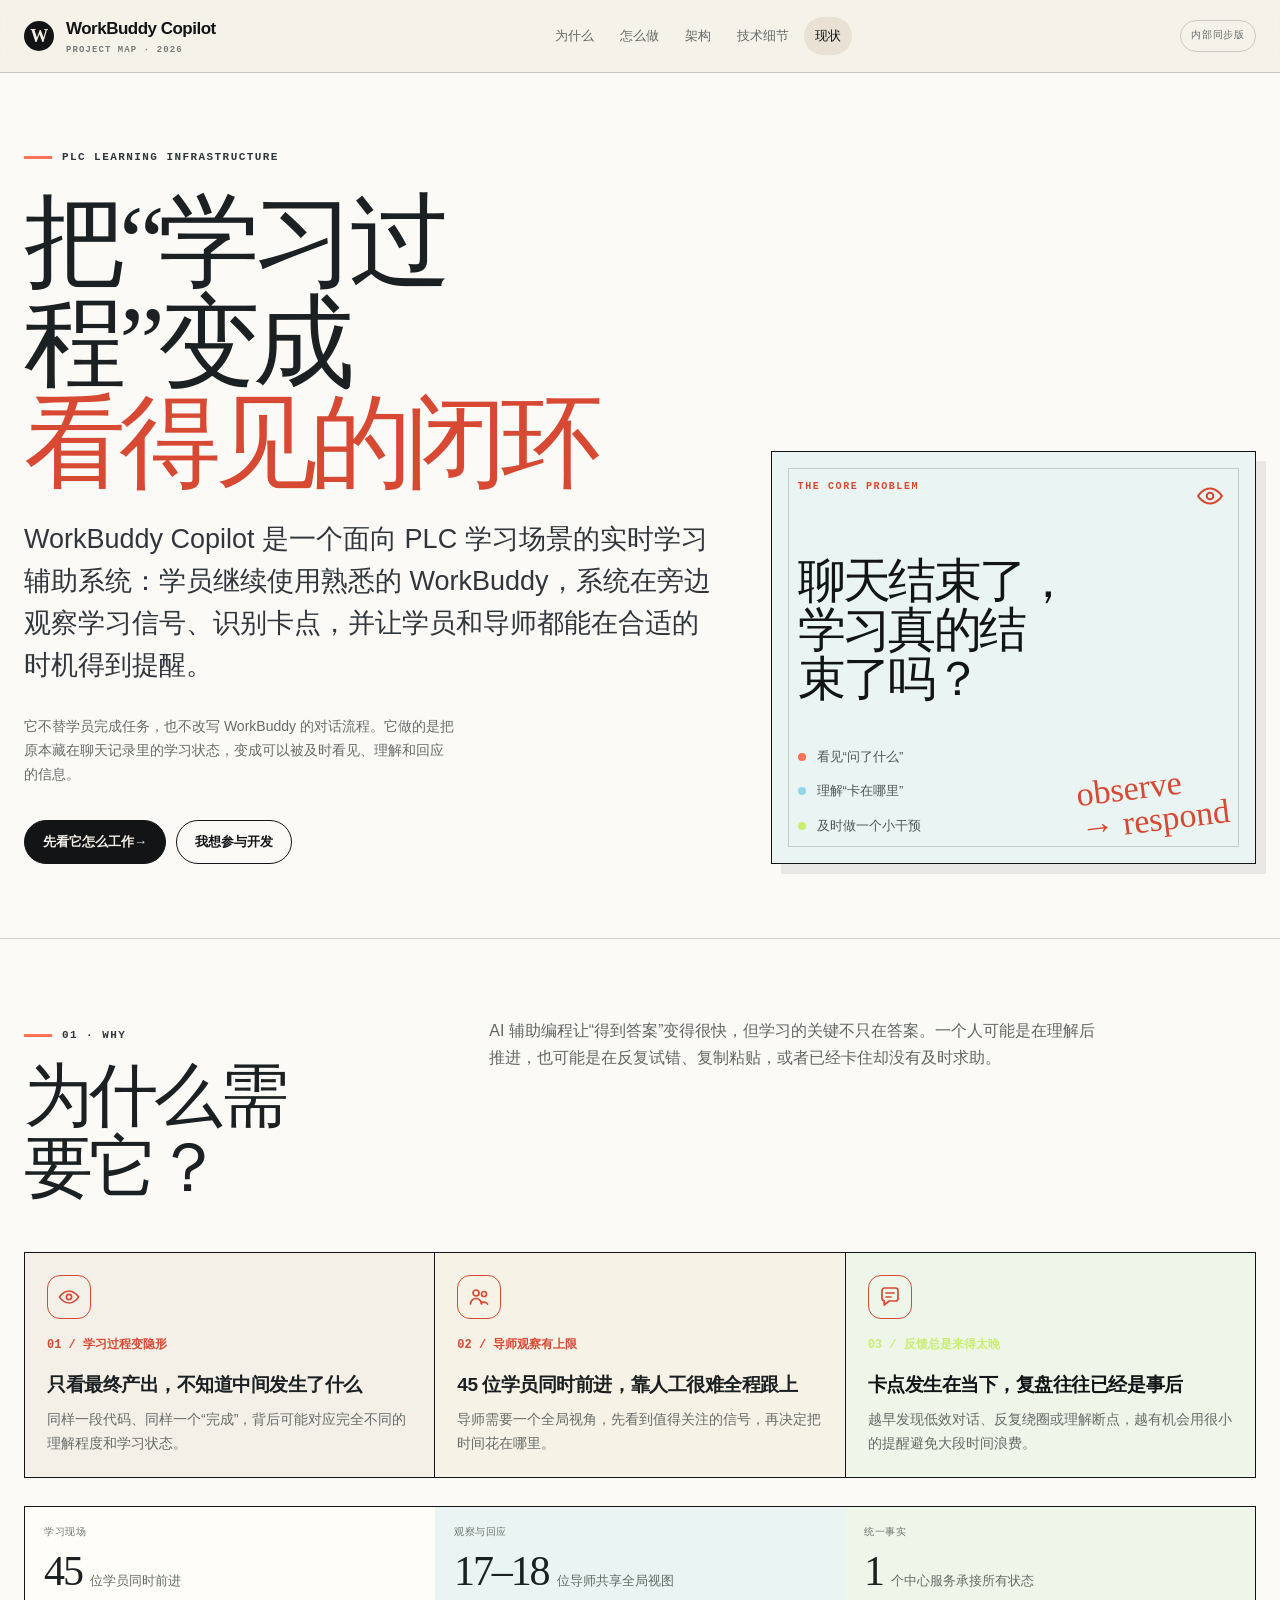
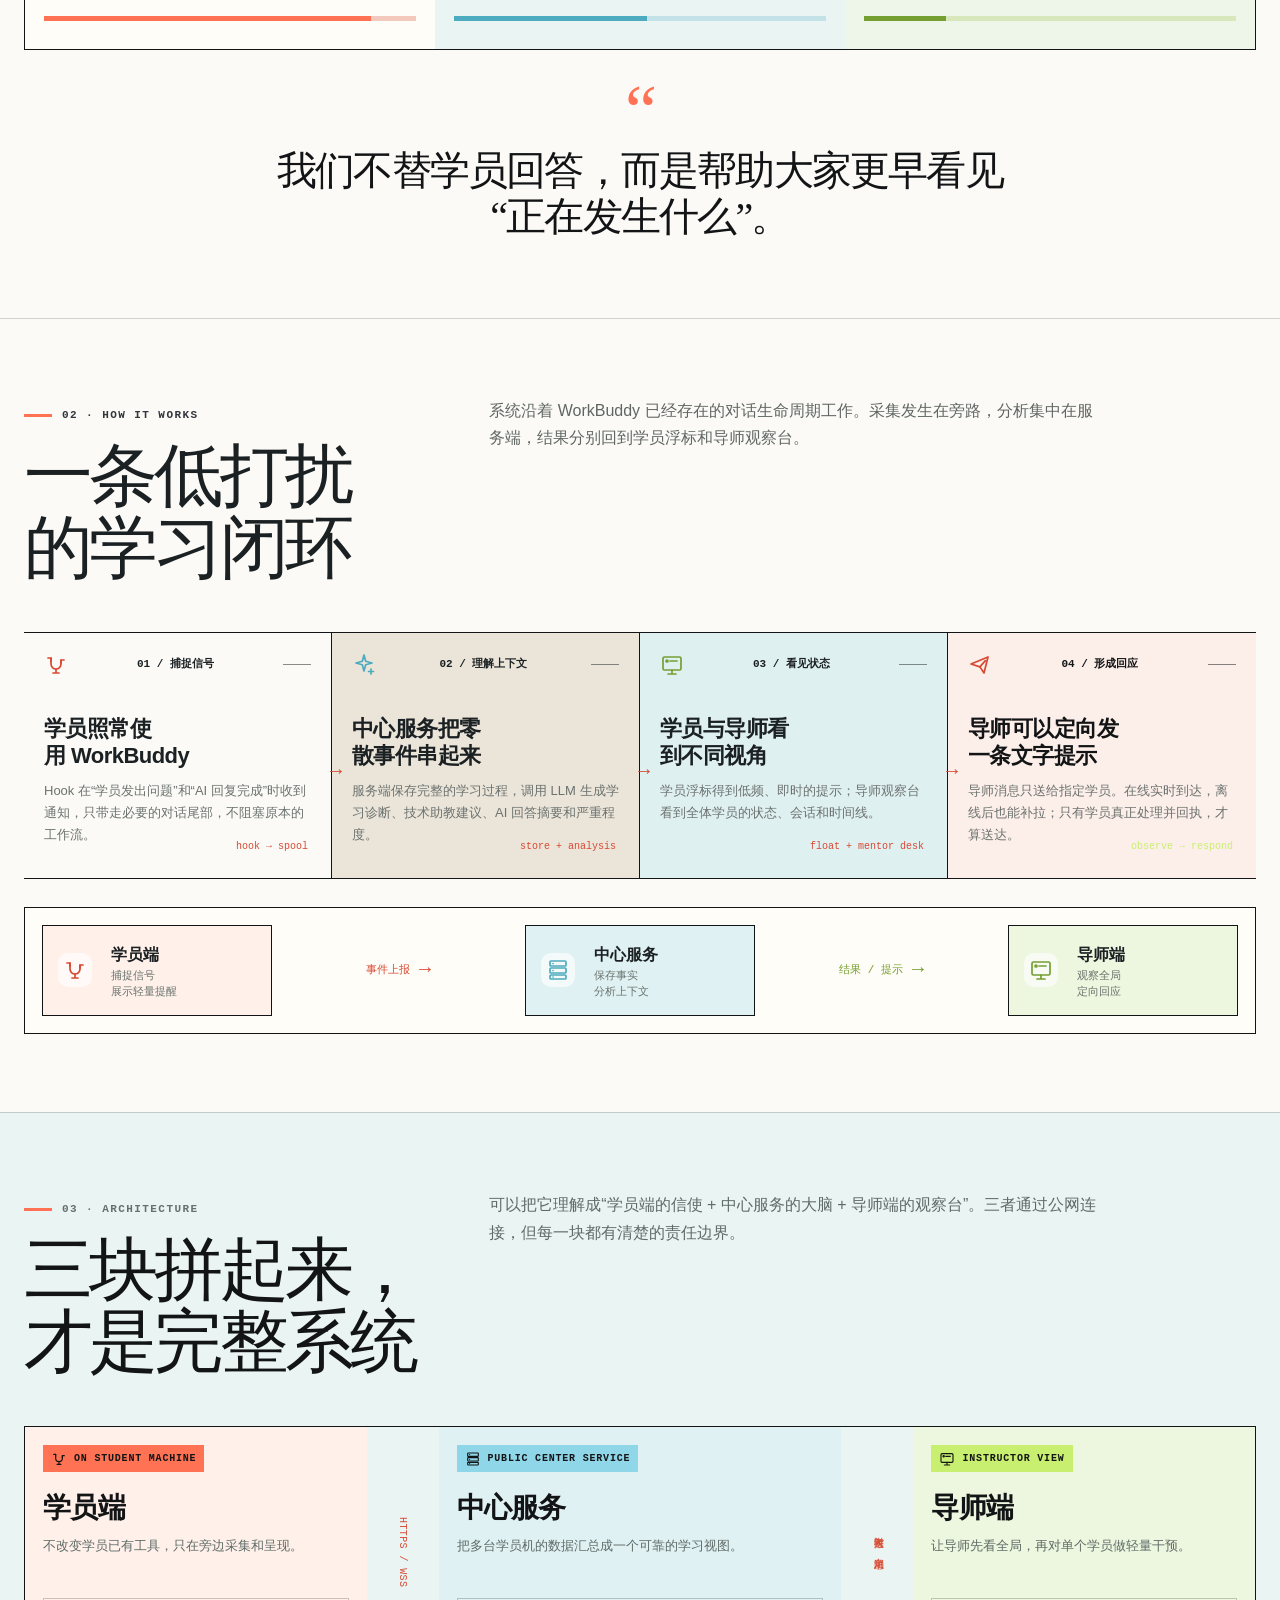
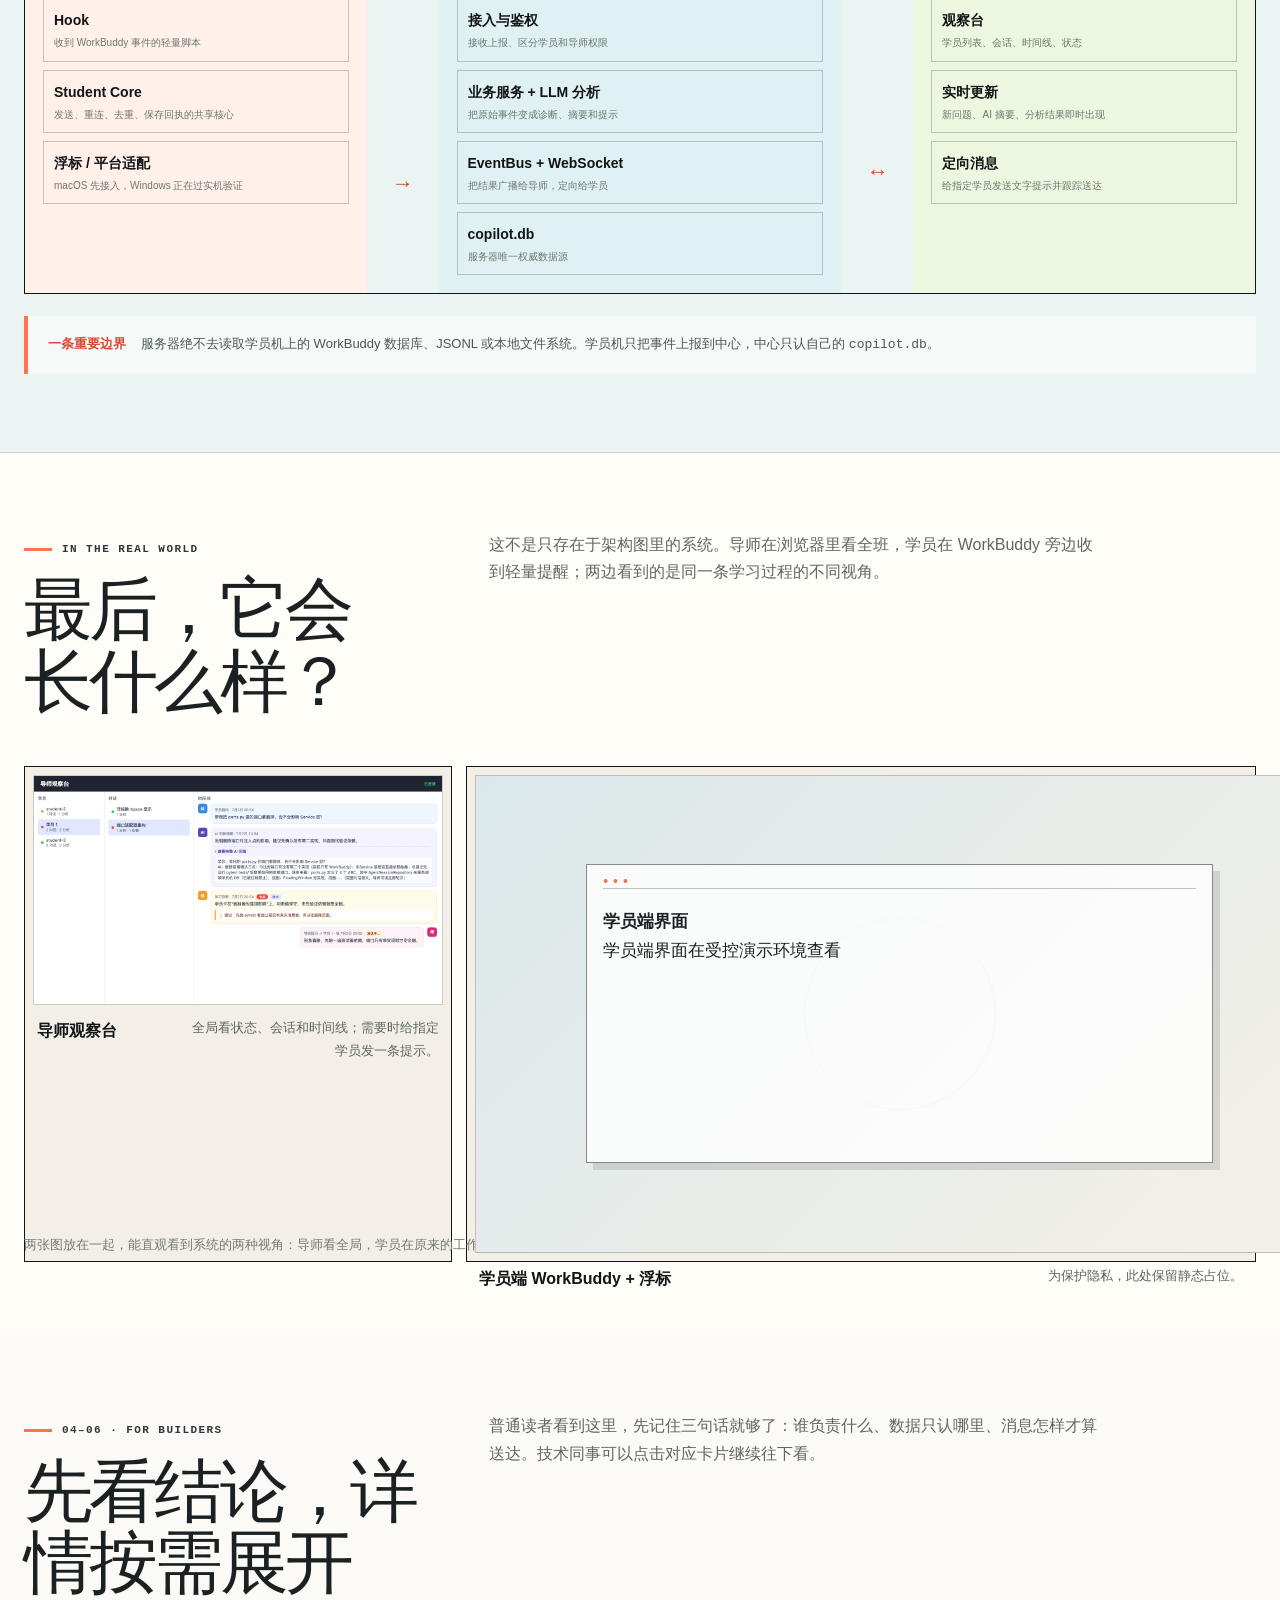
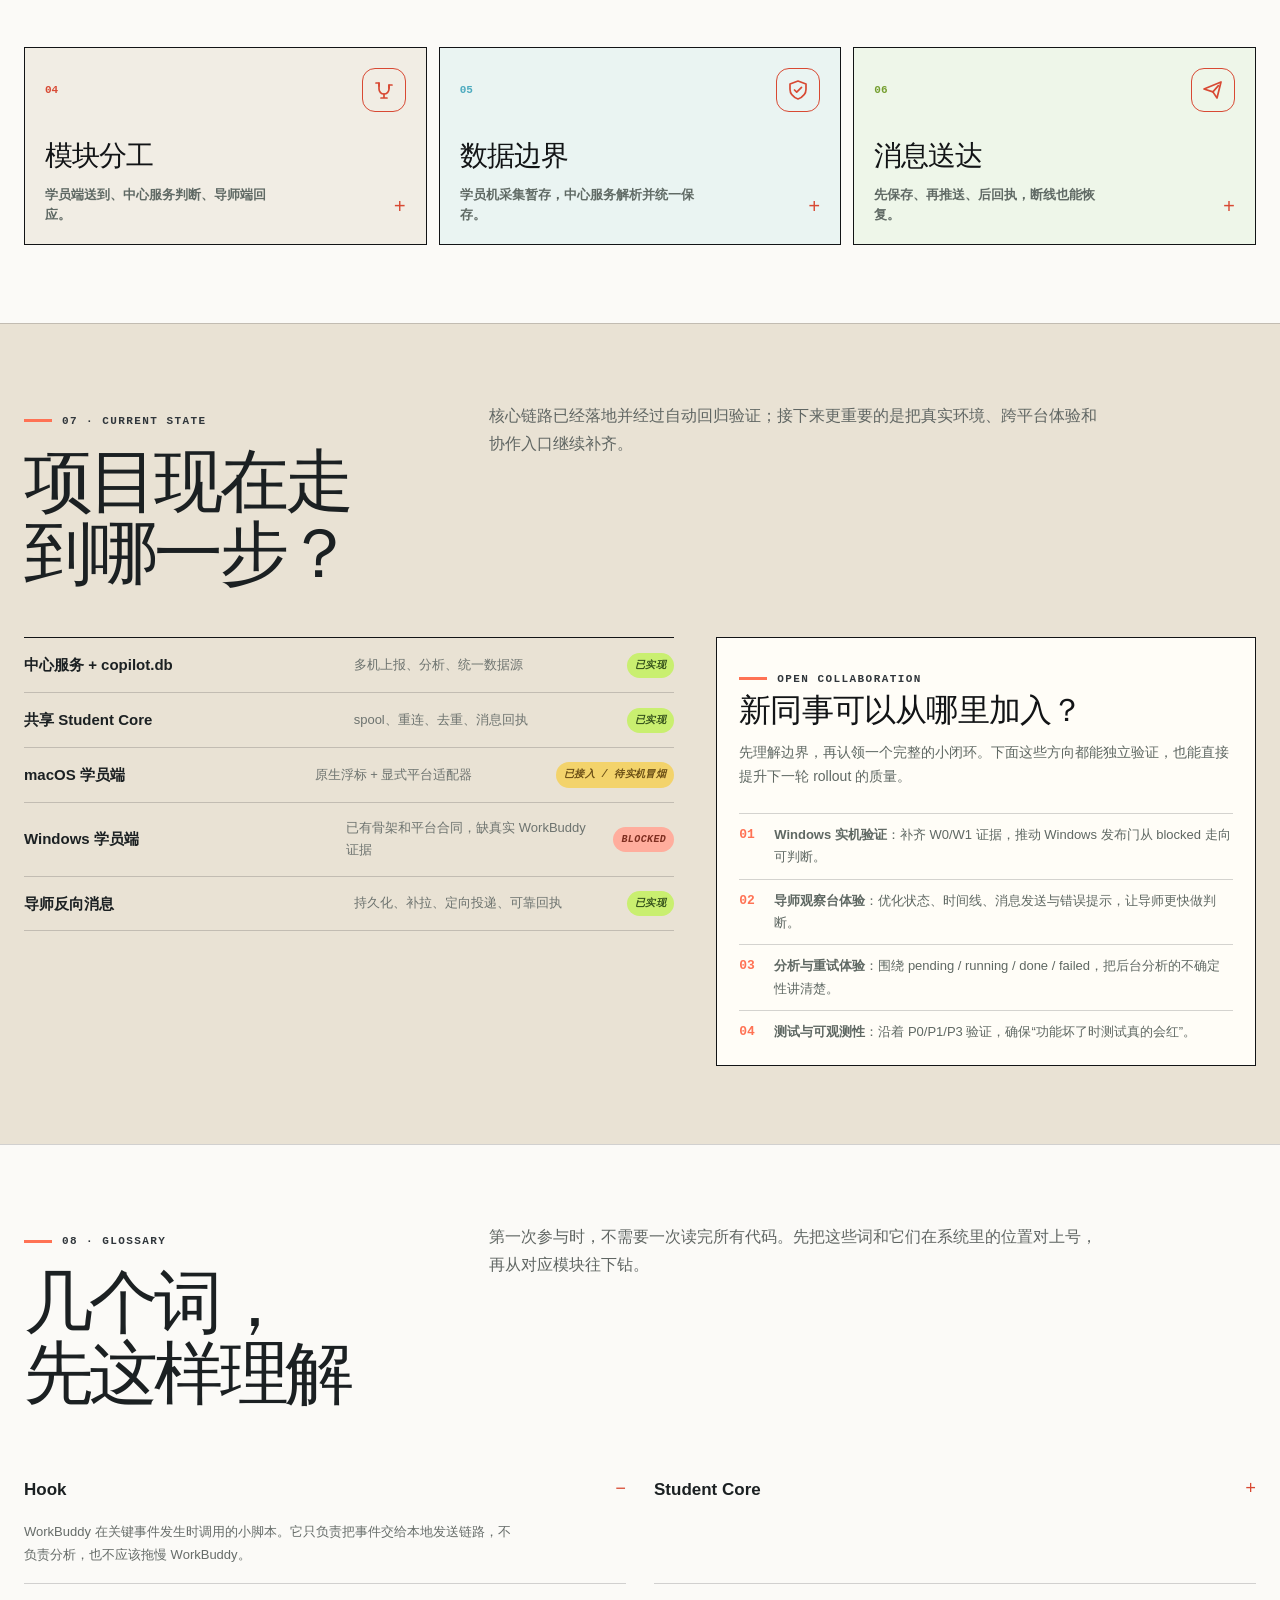
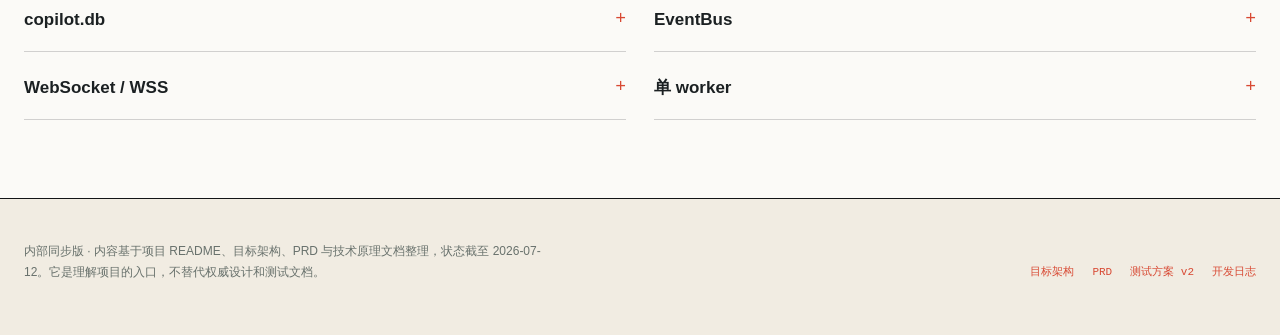
<file: docs/project-overview.html>
<!doctype html>
<html lang="zh-CN">
<head>
  <meta charset="utf-8">
  <meta name="viewport" content="width=device-width, initial-scale=1">
  <meta name="description" content="WorkBuddy Copilot 项目背景、目标、工作方式、模块和架构说明。">
  <title>WorkBuddy Copilot · 项目地图</title>
  <style>
    :root {
      --ink: #121416;
      --ink-soft: #30363b;
      --paper: #f4f0e7;
      --paper-deep: #e9e2d4;
      --line: rgba(18, 20, 22, .18);
      --line-light: rgba(244, 240, 231, .18);
      --orange: #ff7254;
      --orange-deep: #d84933;
      --blue: #8fd6e8;
      --green: #c9ef70;
      --yellow: #f3d36b;
      --muted: #a6aaa7;
      --serif: "Iowan Old Style", "Songti SC", "STSong", Georgia, serif;
      --sans: "Avenir Next", "PingFang SC", "Hiragino Sans GB", "Microsoft YaHei", sans-serif;
      --mono: "SFMono-Regular", "Cascadia Code", "Roboto Mono", monospace;
      --max: 1240px;
    }

    * { box-sizing: border-box; }
    html { scroll-behavior: smooth; }
    body {
      margin: 0;
      color: var(--ink);
      background: var(--paper);
      font-family: var(--sans);
      font-size: 16px;
      line-height: 1.65;
      -webkit-font-smoothing: antialiased;
    }
    body::before {
      position: fixed;
      inset: 0;
      z-index: -2;
      pointer-events: none;
      content: "";
      opacity: .38;
      background-image:
        linear-gradient(rgba(18, 20, 22, .045) 1px, transparent 1px),
        linear-gradient(90deg, rgba(18, 20, 22, .045) 1px, transparent 1px);
      background-size: 32px 32px;
    }
    body::after {
      position: fixed;
      inset: 0;
      z-index: -1;
      pointer-events: none;
      content: "";
      opacity: .08;
      background-image: url("data:image/svg+xml,%3Csvg viewBox='0 0 140 140' xmlns='http://www.w3.org/2000/svg'%3E%3Cfilter id='n'%3E%3CfeTurbulence type='fractalNoise' baseFrequency='.7' numOctaves='3' stitchTiles='stitch'/%3E%3C/filter%3E%3Crect width='100%25' height='100%25' filter='url(%23n)' opacity='.32'/%3E%3C/svg%3E");
      mix-blend-mode: multiply;
    }

    a { color: inherit; }
    button { font: inherit; }
    .wrap { width: min(calc(100% - 48px), var(--max)); margin: 0 auto; }
    .eyebrow {
      display: inline-flex;
      align-items: center;
      gap: 10px;
      color: var(--ink-soft);
      font-family: var(--mono);
      font-size: 11px;
      font-weight: 700;
      letter-spacing: .13em;
      text-transform: uppercase;
    }
    .eyebrow::before {
      width: 28px;
      height: 3px;
      content: "";
      background: var(--orange);
    }
    h1, h2, h3, p { margin-top: 0; }
    h1, h2, h3 { text-wrap: balance; }
    h1 {
      max-width: 850px;
      margin: 24px 0 26px;
      font-family: var(--serif);
      font-size: clamp(48px, 7vw, 96px);
      font-weight: 500;
      letter-spacing: -.065em;
      line-height: .98;
    }
    h1 em { color: var(--orange-deep); font-style: normal; }
    h2 {
      margin: 14px 0 20px;
      font-family: var(--serif);
      font-size: clamp(36px, 5vw, 64px);
      font-weight: 500;
      letter-spacing: -.055em;
      line-height: 1.04;
    }
    h3 {
      margin-bottom: 10px;
      font-size: 21px;
      letter-spacing: -.025em;
      line-height: 1.25;
    }
    .lead {
      max-width: 690px;
      color: var(--ink-soft);
      font-size: clamp(18px, 2.1vw, 24px);
      line-height: 1.55;
    }
    .muted { color: #6f7472; }
    .small { font-size: 13px; }
    .mono { font-family: var(--mono); }

    .site-header {
      position: sticky;
      top: 0;
      z-index: 20;
      border-bottom: 1px solid var(--line);
      background: rgba(244, 240, 231, .86);
      backdrop-filter: blur(16px);
    }
    .header-inner {
      display: flex;
      align-items: center;
      justify-content: space-between;
      min-height: 72px;
      gap: 24px;
    }
    .brand {
      display: flex;
      align-items: center;
      gap: 12px;
      color: var(--ink);
      font-weight: 800;
      letter-spacing: -.03em;
      text-decoration: none;
      white-space: nowrap;
    }
    .brand-mark {
      display: grid;
      width: 30px;
      height: 30px;
      place-items: center;
      border: 2px solid var(--ink);
      border-radius: 50%;
      color: var(--paper);
      background: var(--ink);
      font-family: var(--serif);
      font-size: 18px;
      line-height: 1;
    }
    .brand small {
      display: block;
      color: #777d7a;
      font-family: var(--mono);
      font-size: 9px;
      font-weight: 700;
      letter-spacing: .12em;
      text-transform: uppercase;
    }
    .main-nav { display: flex; gap: 4px; }
    .main-nav a {
      padding: 8px 11px;
      color: #656b68;
      border-radius: 999px;
      font-size: 13px;
      text-decoration: none;
      transition: color .2s ease, background .2s ease;
    }
    .main-nav a:hover, .main-nav a.active { color: var(--ink); background: var(--paper-deep); }
    .header-tag {
      padding: 6px 10px;
      border: 1px solid var(--line);
      border-radius: 999px;
      color: #676d6a;
      font-family: var(--mono);
      font-size: 10px;
      letter-spacing: .08em;
      white-space: nowrap;
    }

    .hero {
      position: relative;
      display: grid;
      grid-template-columns: minmax(0, 1.18fr) minmax(300px, .82fr);
      align-items: end;
      gap: 70px;
      min-height: 690px;
      padding: 112px 0 100px;
    }
    .hero::after {
      position: absolute;
      right: -4vw;
      bottom: -80px;
      width: 330px;
      height: 330px;
      border: 1px solid rgba(18, 20, 22, .15);
      border-radius: 50%;
      content: "";
      opacity: .65;
    }
    .hero-copy { position: relative; z-index: 1; }
    .hero-note {
      max-width: 430px;
      margin: 0 0 30px;
      color: #666c69;
      font-size: 14px;
    }
    .hero-actions { display: flex; flex-wrap: wrap; gap: 10px; margin-top: 34px; }
    .button {
      display: inline-flex;
      align-items: center;
      justify-content: center;
      min-height: 44px;
      padding: 0 18px;
      border: 1px solid var(--ink);
      border-radius: 999px;
      color: var(--paper);
      background: var(--ink);
      font-size: 13px;
      font-weight: 800;
      text-decoration: none;
      transition: transform .2s ease, box-shadow .2s ease, background .2s ease;
    }
    .button:hover { transform: translateY(-2px); box-shadow: 5px 5px 0 var(--orange); }
    .button.alt { color: var(--ink); background: transparent; }
    .hero-board {
      position: relative;
      min-height: 410px;
      padding: 30px;
      overflow: hidden;
      border: 1px solid var(--ink);
      background: var(--ink);
      color: var(--paper);
      box-shadow: 16px 16px 0 rgba(18, 20, 22, .13);
      transform: rotate(1.5deg);
    }
    .hero-board::before {
      position: absolute;
      inset: 16px;
      border: 1px solid var(--line-light);
      content: "";
    }
    .board-label {
      position: relative;
      z-index: 1;
      color: var(--green);
      font-family: var(--mono);
      font-size: 10px;
      font-weight: 700;
      letter-spacing: .16em;
    }
    .hero-board h2 {
      position: relative;
      z-index: 1;
      max-width: 340px;
      margin-top: 80px;
      color: var(--paper);
      font-size: clamp(32px, 4vw, 54px);
      line-height: 1.02;
    }
    .signal-list { position: relative; z-index: 1; display: grid; gap: 12px; margin-top: 42px; }
    .signal {
      display: flex;
      align-items: center;
      gap: 11px;
      color: #c8cbc6;
      font-size: 13px;
    }
    .signal::before { width: 8px; height: 8px; border-radius: 50%; content: ""; background: var(--orange); }
    .signal:nth-child(2)::before { background: var(--blue); }
    .signal:nth-child(3)::before { background: var(--green); }
    .board-stamp {
      position: absolute;
      right: 27px;
      bottom: 26px;
      color: var(--yellow);
      font-family: var(--serif);
      font-size: 34px;
      line-height: 1;
      transform: rotate(-7deg);
    }

    .section { padding: 126px 0; border-top: 1px solid var(--line); }
    .section-head { display: grid; grid-template-columns: minmax(260px, .72fr) minmax(0, 1.28fr); gap: 70px; align-items: start; margin-bottom: 58px; }
    .section-head p { max-width: 610px; color: #606663; font-size: 17px; }
    .section-kicker { color: #757a77; font-family: var(--mono); font-size: 12px; letter-spacing: .08em; }
    .why-grid { display: grid; grid-template-columns: repeat(3, 1fr); gap: 1px; border: 1px solid var(--ink); background: var(--ink); }
    .why-card { min-height: 245px; padding: 26px; background: var(--paper); }
    .why-card:nth-child(2) { background: var(--paper-deep); }
    .why-card:nth-child(3) { color: var(--paper); background: var(--ink); }
    .number { margin-bottom: 42px; color: var(--orange-deep); font-family: var(--mono); font-size: 12px; font-weight: 700; }
    .why-card:nth-child(3) .number { color: var(--green); }
    .why-card p { margin-bottom: 0; color: #666c69; font-size: 14px; }
    .why-card:nth-child(3) p { color: #bec1bc; }
    .pull-quote {
      max-width: 760px;
      margin: 68px auto 0;
      color: var(--ink);
      font-family: var(--serif);
      font-size: clamp(28px, 4vw, 48px);
      letter-spacing: -.045em;
      line-height: 1.15;
      text-align: center;
    }
    .pull-quote::before { display: block; margin-bottom: 20px; color: var(--orange); content: "“"; font-size: 72px; line-height: .45; }

    .flow {
      display: grid;
      grid-template-columns: repeat(4, 1fr);
      gap: 0;
      border-top: 1px solid var(--ink);
      border-bottom: 1px solid var(--ink);
    }
    .flow-step { position: relative; min-height: 310px; padding: 25px 23px 26px; border-right: 1px solid var(--ink); }
    .flow-step:last-child { border-right: 0; background: var(--ink); color: var(--paper); }
    .flow-step:nth-child(2) { background: #eae4d9; }
    .flow-step:nth-child(3) { background: #dff0f1; }
    .step-no { display: flex; align-items: center; justify-content: space-between; margin-bottom: 62px; font-family: var(--mono); font-size: 11px; font-weight: 700; }
    .step-no::after { width: 28px; height: 1px; content: ""; background: currentColor; opacity: .5; }
    .flow-step h3 { max-width: 180px; font-size: 25px; }
    .flow-step p { margin-bottom: 0; color: #6c726f; font-size: 13px; }
    .flow-step:last-child p { color: #c5c8c4; }
    .step-tag { position: absolute; right: 23px; bottom: 23px; color: var(--orange-deep); font-family: var(--mono); font-size: 10px; }
    .flow-step:last-child .step-tag { color: var(--green); }

    .architecture { background: var(--ink); color: var(--paper); }
    .architecture .eyebrow { color: #bdc1bb; }
    .architecture h2 { color: var(--paper); }
    .architecture .section-head p { color: #b3b7b2; }
    .arch-map {
      display: grid;
      grid-template-columns: 1fr 72px 1.18fr 72px 1fr;
      align-items: stretch;
      min-height: 410px;
      border: 1px solid rgba(244,240,231,.48);
    }
    .arch-column { padding: 25px; }
    .arch-column.student { background: rgba(255, 114, 84, .12); }
    .arch-column.center { background: rgba(143, 214, 232, .13); }
    .arch-column.mentor { background: rgba(201, 239, 112, .12); }
    .arch-type { display: inline-block; margin-bottom: 18px; padding: 5px 8px; color: var(--ink); background: var(--orange); font-family: var(--mono); font-size: 10px; font-weight: 700; letter-spacing: .08em; }
    .center .arch-type { background: var(--blue); }
    .mentor .arch-type { background: var(--green); }
    .arch-column h3 { color: var(--paper); font-size: 28px; }
    .arch-column p { min-height: 70px; color: #bec2bd; font-size: 13px; }
    .arch-parts { display: grid; gap: 8px; }
    .arch-part { padding: 11px 12px; border: 1px solid rgba(244,240,231,.25); color: #e6e5dc; font-size: 13px; }
    .arch-part strong { display: block; margin-bottom: 2px; color: var(--paper); font-size: 14px; }
    .arch-part span { display: block; color: #aab0aa; font-size: 11px; }
    .arch-arrow { display: grid; place-items: center; color: var(--yellow); font-family: var(--mono); font-size: 22px; }
    .arch-arrow span { display: block; font-size: 10px; letter-spacing: .04em; writing-mode: vertical-rl; }
    .arch-note { display: flex; gap: 15px; margin-top: 22px; padding: 17px 20px; border-left: 4px solid var(--green); color: #c7cbc4; background: rgba(244,240,231,.07); font-size: 13px; }
    .arch-note strong { color: var(--green); white-space: nowrap; }

    .module-grid { display: grid; grid-template-columns: repeat(3, 1fr); gap: 18px; }
    .module-card { position: relative; display: flex; flex-direction: column; min-height: 365px; padding: 25px; border: 1px solid var(--ink); background: rgba(244,240,231,.58); }
    .module-card:nth-child(2) { background: var(--paper-deep); }
    .module-card:nth-child(3) { background: #e1efdc; }
    .module-card h3 { margin-top: 54px; font-family: var(--serif); font-size: 34px; font-weight: 500; letter-spacing: -.04em; }
    .module-card p { color: #646b67; font-size: 14px; }
    .module-card ul { margin: auto 0 0; padding: 18px 0 0; border-top: 1px solid var(--line); list-style: none; }
    .module-card li { position: relative; padding-left: 17px; color: #555c58; font-size: 13px; }
    .module-card li + li { margin-top: 8px; }
    .module-card li::before { position: absolute; top: .62em; left: 0; width: 6px; height: 6px; border-radius: 50%; content: ""; background: var(--orange); }
    .module-card:nth-child(2) li::before { background: #4dabbf; }
    .module-card:nth-child(3) li::before { background: #759f30; }
    .module-icon { position: absolute; top: 23px; right: 25px; width: 40px; height: 40px; border: 1px solid var(--ink); border-radius: 50%; }
    .module-icon::before, .module-icon::after { position: absolute; content: ""; background: var(--ink); }
    .module-icon::before { top: 19px; left: 9px; width: 20px; height: 1px; }
    .module-icon::after { top: 9px; left: 19px; width: 1px; height: 20px; }

    .boundary-grid { display: grid; grid-template-columns: 1fr 1fr; border: 1px solid var(--ink); }
    .boundary-col { padding: 28px; }
    .boundary-col:first-child { border-right: 1px solid var(--ink); background: #eae4d9; }
    .boundary-col:last-child { background: var(--ink); color: var(--paper); }
    .boundary-col h3 { font-size: 24px; }
    .boundary-col p { color: #656b68; font-size: 14px; }
    .boundary-col:last-child p { color: #b9beb9; }
    .boundary-list { display: grid; gap: 10px; margin: 25px 0 0; }
    .boundary-row { display: flex; gap: 12px; padding-top: 10px; border-top: 1px solid var(--line); font-size: 13px; }
    .boundary-col:last-child .boundary-row { border-color: rgba(244,240,231,.2); }
    .boundary-row b { min-width: 92px; color: var(--orange-deep); }
    .boundary-col:last-child .boundary-row b { color: var(--green); }
    .boundary-row span { color: #676d69; }
    .boundary-col:last-child .boundary-row span { color: #c2c7c1; }
    .source-of-truth { display: flex; align-items: center; gap: 12px; margin-top: 28px; padding: 15px; color: var(--ink); background: var(--blue); font-size: 13px; font-weight: 700; }
    .source-of-truth::before { width: 10px; height: 10px; border-radius: 50%; content: ""; background: var(--ink); }

    .receipt { background: #e7f0d5; }
    .receipt .section-head { margin-bottom: 48px; }
    .receipt-track { display: grid; grid-template-columns: repeat(4, 1fr); border-left: 1px solid var(--ink); border-top: 1px solid var(--ink); }
    .receipt-step { min-height: 200px; padding: 20px; border-right: 1px solid var(--ink); border-bottom: 1px solid var(--ink); }
    .receipt-step:nth-child(4) { background: var(--green); }
    .receipt-step .step-no { margin-bottom: 34px; }
    .receipt-step h3 { font-size: 18px; }
    .receipt-step p { color: #616b5d; font-size: 13px; }
    .receipt-caption { margin-top: 20px; color: #5f6b5b; font-family: var(--mono); font-size: 11px; }

    .status-section { background: var(--paper-deep); }
    .status-layout { display: grid; grid-template-columns: minmax(0, 1fr) minmax(300px, .83fr); gap: 70px; align-items: start; }
    .status-list { border-top: 1px solid var(--ink); }
    .status-row { display: grid; grid-template-columns: 1.1fr .9fr auto; align-items: center; gap: 20px; padding: 18px 0; border-bottom: 1px solid var(--line); }
    .status-row strong { font-size: 15px; }
    .status-row span { color: #6d736f; font-size: 13px; }
    .status-pill { justify-self: end; padding: 4px 8px; border-radius: 999px; font-family: var(--mono); font-size: 10px; font-weight: 700; letter-spacing: .04em; }
    .status-pill.done { color: #36531c; background: var(--green); }
    .status-pill.partial { color: #6b4f16; background: var(--yellow); }
    .status-pill.blocked { color: #7e2e20; background: #ffad9d; }
    .join-box { padding: 27px; border: 1px solid var(--ink); color: var(--paper); background: var(--ink); }
    .join-box h3 { color: var(--green); font-family: var(--serif); font-size: 32px; font-weight: 500; }
    .join-box p { color: #c4c8c3; font-size: 14px; }
    .join-list { display: grid; gap: 10px; margin-top: 25px; }
    .join-item { display: grid; grid-template-columns: 25px 1fr; gap: 10px; padding-top: 10px; border-top: 1px solid rgba(244,240,231,.18); color: #e8e8df; font-size: 13px; }
    .join-item b { color: var(--orange); font-family: var(--mono); }

    .glossary-grid { display: grid; grid-template-columns: 1fr 1fr; gap: 12px 32px; }
    details { border-bottom: 1px solid var(--line); }
    summary { display: flex; align-items: center; justify-content: space-between; gap: 15px; padding: 16px 0; cursor: pointer; list-style: none; font-weight: 800; }
    summary::-webkit-details-marker { display: none; }
    summary::after { content: "+"; color: var(--orange-deep); font-family: var(--mono); font-size: 18px; font-weight: 400; }
    details[open] summary::after { content: "−"; }
    details p { max-width: 520px; padding: 0 30px 17px 0; margin-bottom: 0; color: #666c69; font-size: 13px; }

    .site-footer { padding: 42px 0 54px; border-top: 1px solid var(--ink); background: var(--ink); color: var(--paper); }
    .footer-inner { display: flex; align-items: end; justify-content: space-between; gap: 30px; }
    .footer-inner p { max-width: 540px; margin-bottom: 0; color: #aeb4ae; font-size: 12px; }
    .footer-links { display: flex; flex-wrap: wrap; gap: 10px 18px; justify-content: flex-end; }
    .footer-links a { color: var(--green); font-family: var(--mono); font-size: 11px; text-decoration: none; }
    .footer-links a:hover { text-decoration: underline; }

    .reading-line { position: fixed; top: 0; left: 0; z-index: 30; width: 0; height: 3px; background: var(--orange); transition: width .1s linear; }
    .fade-in { opacity: 1; transform: none; }
    @keyframes rise { from { opacity: 0; transform: translateY(16px); } to { opacity: 1; transform: translateY(0); } }

    /* Revision: lighter, simpler, more visual sync page */
    .svg-sprite { position: absolute; width: 0; height: 0; overflow: hidden; }
    .icon { width: 24px; height: 24px; fill: none; stroke: currentColor; stroke-linecap: round; stroke-linejoin: round; stroke-width: 1.7; }
    .icon-badge { display: grid; width: 44px; height: 44px; place-items: center; border: 1px solid currentColor; border-radius: 13px; color: var(--orange-deep); }
    body { background: #fbfaf7; color: #1b2022; font-size: 17px; line-height: 1.72; }
    body::before, body::after { display: none; }
    h1 { font-size: clamp(56px, 8vw, 108px); }
    h2 { font-size: clamp(41px, 5.4vw, 70px); }
    .lead { font-size: clamp(20px, 2.25vw, 27px); }
    .hero { min-height: 650px; padding-top: 90px; }
    .hero-board { background: #eaf4f2; color: var(--ink); box-shadow: 10px 10px 0 rgba(18, 20, 22, .08); }
    .hero-board::before { border-color: rgba(18, 20, 22, .18); }
    .hero-board h2 { color: var(--ink); }
    .board-label { color: var(--orange-deep); }
    .signal { color: #4e5754; }
    .board-stamp { color: var(--orange-deep); }
    .hero-icon { position: absolute; right: 30px; top: 29px; width: 30px; height: 30px; color: var(--orange-deep); }
    .section { padding: 104px 0; }
    .section-head { gap: 48px; margin-bottom: 48px; }
    .why-card { padding: 28px; }
    .why-card:nth-child(2) { background: #f7f2e6; }
    .why-card:nth-child(3) { color: var(--ink); background: #eef6e9; }
    .why-card:nth-child(3) h3 { color: var(--ink); }
    .why-card:nth-child(3) p { color: #666c69; }
    .why-card .icon-badge { margin-bottom: 23px; }
    .why-card .number { margin-bottom: 18px; }
    .flow-step { min-height: 285px; }
    .flow-step:last-child { color: var(--ink); background: #fceee8; }
    .flow-step:last-child p { color: #6c726f; }
    .flow-step .step-no { align-items: center; gap: 12px; }
    .flow-step .step-icon { color: var(--orange-deep); }
    .flow-step:nth-child(2) .step-icon { color: #4dabbf; }
    .flow-step:nth-child(3) .step-icon { color: #759f30; }
    .flow-step:nth-child(4) .step-icon { color: #d84933; }
    .flow-step:not(:last-child)::after { position: absolute; top: 50%; right: -11px; z-index: 2; color: var(--orange-deep); content: "→"; font-family: var(--mono); font-size: 20px; }

    .architecture { color: var(--ink); background: #eaf4f2; }
    .architecture .eyebrow { color: #65716d; }
    .architecture h2 { color: var(--ink); }
    .architecture .section-head p { color: #5f6b67; }
    .arch-map { border-color: var(--ink); }
    .arch-type { display: inline-flex; align-items: center; gap: 7px; }
    .arch-type .icon { width: 16px; height: 16px; }
    .arch-column.student { background: #fff0ea; }
    .arch-column.center { background: #e0f1f3; }
    .arch-column.mentor { background: #edf6df; }
    .arch-type { color: var(--ink); }
    .arch-column h3 { color: var(--ink); }
    .arch-column p { color: #5f6b67; }
    .arch-part { border-color: rgba(18, 20, 22, .22); color: #4c5551; }
    .arch-part strong { color: var(--ink); }
    .arch-part span { color: #6d7671; }
    .arch-arrow { color: var(--orange-deep); }
    .arch-note { border-left-color: var(--orange); color: #4d5854; background: rgba(255,255,255,.52); }
    .arch-note strong { color: var(--orange-deep); }

    .proof { background: #fffdf8; }
    .proof-grid { display: grid; grid-template-columns: 1.12fr .88fr; gap: 22px; }
    .screen-card { margin: 0; padding: 12px; border: 1px solid var(--ink); background: #f3efe7; }
    .screen-frame { overflow: hidden; border: 1px solid rgba(18,20,22,.22); background: white; aspect-ratio: 16 / 9; }
    .screen-frame img { display: block; width: 100%; height: 100%; object-fit: cover; object-position: top left; }
    .screen-card figcaption { display: flex; justify-content: space-between; gap: 18px; padding: 17px 5px 7px; color: #5c6661; font-size: 13px; }
    .screen-card figcaption strong { color: var(--ink); font-size: 16px; }
    .screen-card figcaption span { max-width: 250px; text-align: right; }
    .floating-demo { position: relative; display: grid; height: 100%; place-items: center; overflow: hidden; background: linear-gradient(135deg, #dbe8eb, #f4f0e7); }
    .floating-demo::before { position: absolute; width: 190px; height: 190px; border: 1px solid rgba(18,20,22,.13); border-radius: 50%; content: ""; }
    .fake-workbuddy { position: relative; width: 74%; min-height: 63%; padding: 16px; border: 1px solid #7f8a8b; background: rgba(255,255,255,.82); box-shadow: 7px 7px 0 rgba(18,20,22,.12); }
    .fake-workbuddy::before { display: block; width: 100%; height: 7px; margin-bottom: 18px; border-bottom: 1px solid #bcc4c2; content: "•••"; color: #e2775e; font-size: 14px; line-height: 0; letter-spacing: 5px; }
    .fake-line { height: 8px; margin: 11px 0; background: #d8e0df; }
    .fake-line.short { width: 55%; }
    .float-bubble { position: absolute; right: 9%; bottom: 19%; display: grid; width: 106px; height: 106px; padding: 12px; place-items: center; border: 2px solid var(--ink); border-radius: 28px 28px 8px 28px; color: var(--ink); background: var(--green); box-shadow: 5px 5px 0 rgba(18,20,22,.16); font-size: 12px; font-weight: 800; line-height: 1.25; text-align: center; transform: rotate(4deg); }
    .float-bubble::before { position: absolute; right: 15px; bottom: -14px; width: 16px; height: 18px; border-right: 2px solid var(--ink); border-bottom: 2px solid var(--ink); background: var(--green); content: ""; transform: skew(22deg) rotate(18deg); }
    .proof-note { margin: 25px 0 0; color: #727a76; font-size: 13px; }

    .tech-drawer { padding: 0 0 104px; background: #fbfaf7; }
    .tech-details { border: 1px solid var(--ink); background: #f1ede4; }
    .tech-details > summary { padding: 26px 30px; color: var(--ink); }
    .tech-details > summary::after { display: none; }
    .tech-summary { display: flex; align-items: center; gap: 14px; }
    .tech-summary .icon-badge { color: var(--ink); border-color: var(--ink); }
    .tech-summary strong { display: block; font-size: 19px; }
    .tech-summary span { display: block; color: #6c746f; font-size: 13px; font-weight: 400; }
    .tech-chevron { margin-left: auto; color: var(--orange-deep); font-family: var(--mono); font-size: 22px; font-weight: 400; }
    .tech-details[open] > summary { border-bottom: 1px solid var(--ink); }
    .tech-details[open] .tech-chevron { transform: rotate(45deg); }
    .tech-content .section { padding: 78px 30px; border-top: 0; }
    .tech-content .section-head { grid-template-columns: minmax(220px, .72fr) minmax(0, 1.28fr); }
    .tech-content .wrap { width: 100%; }
    .tech-content .section:first-child { padding-top: 74px; }
    .tech-content .section:last-child { padding-bottom: 80px; }
    .boundary-col:last-child { color: var(--ink); background: #eaf4f2; }
    .boundary-col:last-child p { color: #5f6b67; }
    .boundary-col:last-child .boundary-row { border-color: var(--line); }
    .boundary-col:last-child .boundary-row b { color: var(--orange-deep); }
    .boundary-col:last-child .boundary-row span { color: #676d69; }
    .join-box { color: var(--ink); background: #fffdf7; }
    .join-box h3 { color: var(--ink); }
    .join-box p, .join-item { color: #5f6863; }
    .join-item { border-color: var(--line); }
    .site-footer { background: #f1ece2; color: var(--ink); }
    .footer-inner p { color: #68716c; }
    .footer-links a { color: var(--orange-deep); }
    .module-icon { display: grid; place-items: center; border: 0; border-radius: 13px; color: var(--orange-deep); background: rgba(255,255,255,.55); }
    .module-card:nth-child(2) .module-icon { color: #4dabbf; }
    .module-card:nth-child(3) .module-icon { color: #759f30; }
    .module-icon::before, .module-icon::after { display: none; }

    /* Revision: compact hierarchy and per-topic technical details */
    .hero { min-height: 540px; padding: 66px 0 74px; gap: 48px; }
    .hero::after { display: none; }
    .hero-board { min-height: 340px; padding: 26px; }
    .hero-board h2 { margin-top: 62px; font-size: clamp(34px, 4vw, 48px); }
    .section { padding: 78px 0; }
    .section-head { gap: 34px; margin-bottom: 34px; }
    .section-head p { font-size: 16px; }
    h2 { margin-bottom: 14px; }
    .why-card { min-height: 210px; padding: 22px; }
    .why-card .icon-badge { margin-bottom: 16px; }
    .why-card h3 { font-size: 19px; }
    .pull-quote { margin-top: 45px; font-size: clamp(27px, 3.4vw, 40px); }
    .flow-step { min-height: 245px; padding: 20px; }
    .step-no { margin-bottom: 38px; }
    .flow-step h3 { font-size: 22px; }
    .arch-map { min-height: 340px; }
    .arch-column { padding: 18px; }
    .arch-column p { min-height: 50px; }
    .arch-part { padding: 9px 10px; }
    .arch-part span { font-size: 10px; }
    .proof-grid { gap: 14px; }
    .screen-card { padding: 8px; }
    .screen-card figcaption { padding: 12px 4px 4px; }
    .proof-note { margin-top: 16px; }
    .tech-drawer { padding: 78px 0; background: #fbfaf7; }
    .tech-overview-grid { display: grid; grid-template-columns: repeat(3, 1fr); gap: 12px; align-items: start; }
    .tech-detail-block { border: 1px solid var(--ink); background: #f1ede4; }
    .tech-detail-block[open] { grid-column: 1 / -1; }
    .tech-detail-block > summary { position: relative; display: flex; min-height: 178px; flex-direction: column; align-items: flex-start; justify-content: space-between; gap: 20px; padding: 20px; color: var(--ink); }
    .tech-detail-block > summary::after { display: none; }
    .tech-detail-block:nth-child(2) { background: #eaf4f2; }
    .tech-detail-block:nth-child(3) { background: #eef6e9; }
    .tech-detail-block[open] > summary { min-height: auto; border-bottom: 1px solid var(--ink); }
    .tech-card-top { display: flex; width: 100%; align-items: center; justify-content: space-between; }
    .tech-card-index { color: var(--orange-deep); font-family: var(--mono); font-size: 11px; font-weight: 700; }
    .tech-detail-block:nth-child(2) .tech-card-index { color: #4dabbf; }
    .tech-detail-block:nth-child(3) .tech-card-index { color: #759f30; }
    .tech-card-copy strong { display: block; margin-bottom: 5px; font-family: var(--serif); font-size: 28px; font-weight: 500; letter-spacing: -.035em; }
    .tech-card-copy span { display: block; max-width: 240px; color: #606a65; font-size: 13px; line-height: 1.5; }
    .tech-chevron { position: absolute; right: 20px; bottom: 19px; color: var(--orange-deep); font-family: var(--mono); font-size: 20px; font-weight: 400; }
    .tech-detail-block[open] .tech-chevron { transform: rotate(45deg); }
    .tech-detail-body { background: #fffdf8; }
    .tech-detail-body .section { padding: 46px 24px; border-top: 0; }
    .tech-detail-body .section-head { grid-template-columns: minmax(220px, .72fr) minmax(0, 1.28fr); margin-bottom: 28px; }
    .tech-detail-body .wrap { width: 100%; }
    .tech-detail-body .module-card { min-height: 300px; }
    .tech-detail-body .boundary-col { padding: 22px; }
    .tech-detail-body .receipt-step { min-height: 170px; }
    .status-layout { gap: 42px; }
    .status-row { padding: 14px 0; }
    .join-box { padding: 22px; }
    .glossary-grid { gap: 4px 28px; }
    .scale-strip { display: grid; grid-template-columns: repeat(3, 1fr); margin-top: 28px; border: 1px solid var(--ink); background: var(--ink); }
    .scale-stat { min-height: 142px; padding: 17px 19px; background: #fffdf8; }
    .scale-stat:nth-child(2) { background: #eaf4f2; }
    .scale-stat:nth-child(3) { background: #eef6e9; }
    .scale-label { display: block; margin-bottom: 8px; color: #6d7671; font-family: var(--mono); font-size: 10px; letter-spacing: .06em; }
    .scale-stat strong { display: inline-block; margin-right: 8px; font-family: var(--serif); font-size: 42px; font-weight: 500; letter-spacing: -.05em; line-height: 1; }
    .scale-stat > span:not(.scale-label) { color: #626c67; font-size: 13px; }
    .scale-bar { height: 5px; margin-top: 22px; background: #f3c9bd; }
    .scale-bar i { display: block; height: 100%; background: var(--orange); }
    .scale-bar.blue { background: #c3e2e7; }
    .scale-bar.blue i { background: #4dabbf; }
    .scale-bar.green { background: #d9e8bc; }
    .scale-bar.green i { background: #759f30; }
    .route-diagram { display: grid; grid-template-columns: 1fr 1.1fr 1fr 1.1fr 1fr; align-items: center; margin-top: 28px; padding: 17px; border: 1px solid var(--ink); background: #fffdf8; }
    .route-station { display: grid; grid-template-columns: 42px 1fr; grid-template-rows: auto auto; column-gap: 11px; align-items: center; padding: 15px; border: 1px solid var(--ink); }
    .route-station.student { background: #fff0ea; }
    .route-station.center { background: #e0f1f3; }
    .route-station.mentor { background: #edf6df; }
    .route-icon { display: grid; width: 34px; height: 34px; grid-row: span 2; place-items: center; border-radius: 10px; color: var(--orange-deep); background: rgba(255,255,255,.64); }
    .route-station.center .route-icon { color: #4dabbf; }
    .route-station.mentor .route-icon { color: #759f30; }
    .route-station strong { font-size: 16px; }
    .route-station small { color: #69736d; font-size: 11px; line-height: 1.45; }
    .route-line { display: flex; align-items: center; justify-content: center; gap: 9px; color: var(--orange-deep); font-family: var(--mono); font-size: 11px; }
    .route-line b { font-size: 20px; font-weight: 400; }
    .route-line.reverse { color: #759f30; }

    @media (prefers-reduced-motion: reduce) { html { scroll-behavior: auto; } *, *::before, *::after { animation-duration: .01ms !important; transition-duration: .01ms !important; } }

    @media (max-width: 940px) {
      .hero { grid-template-columns: 1fr; gap: 50px; min-height: auto; padding: 86px 0 90px; }
      .hero-board { max-width: 580px; justify-self: end; }
      .section-head, .status-layout { grid-template-columns: 1fr; gap: 25px; }
      .arch-map { grid-template-columns: 1fr; }
      .arch-arrow { min-height: 45px; border-top: 1px solid rgba(244,240,231,.2); border-bottom: 1px solid rgba(244,240,231,.2); }
      .arch-arrow span { writing-mode: initial; }
      .module-grid { grid-template-columns: 1fr; }
      .module-card { min-height: 300px; }
    }
    @media (max-width: 680px) {
      .wrap { width: min(calc(100% - 30px), var(--max)); }
      .site-header { position: static; }
      .header-inner { min-height: auto; padding: 15px 0; align-items: flex-start; }
      .main-nav, .header-tag { display: none; }
      h1 { font-size: clamp(47px, 15vw, 74px); }
      .hero { padding-top: 68px; }
      .hero-board { min-height: 350px; padding: 24px; transform: none; }
      .hero-board h2 { margin-top: 58px; font-size: 37px; }
      .section { padding: 84px 0; }
      .why-grid, .flow, .boundary-grid, .receipt-track, .glossary-grid { grid-template-columns: 1fr; }
      .why-card, .flow-step { min-height: auto; border-right: 0; border-bottom: 1px solid var(--ink); }
      .why-card:last-child, .flow-step:last-child { border-bottom: 0; }
      .step-no { margin-bottom: 36px; }
      .flow-step { min-height: 220px; }
      .flow-step:not(:last-child)::after { top: auto; right: auto; bottom: -14px; left: 50%; content: "↓"; }
      .scale-strip { grid-template-columns: 1fr; }
      .route-diagram { grid-template-columns: 1fr; gap: 8px; }
      .route-line { min-height: 25px; flex-direction: column; gap: 0; }
      .route-line b { transform: rotate(90deg); }
      .tech-overview-grid { grid-template-columns: 1fr; }
      .tech-detail-block[open] { grid-column: auto; }
      .proof-grid { grid-template-columns: 1fr; }
      .screen-card figcaption { align-items: flex-start; flex-direction: column; gap: 5px; }
      .screen-card figcaption span { max-width: none; text-align: left; }
      .tech-content .section { padding-right: 17px; padding-left: 17px; }
      .tech-details > summary { padding: 22px 18px; }
      .boundary-col:first-child { border-right: 0; border-bottom: 1px solid var(--ink); }
      .receipt-step { min-height: 165px; }
      .status-row { grid-template-columns: 1fr auto; gap: 6px 15px; }
      .status-row span { grid-column: 1 / -1; }
      .status-pill { grid-column: 2; grid-row: 1; }
      .footer-inner { align-items: flex-start; flex-direction: column; }
      .footer-links { justify-content: flex-start; }
    }
    @media print {
      .site-header, .hero-actions, .main-nav, .reading-line { display: none !important; }
      body { background: white; }
      body::before, body::after { display: none; }
      .section, .hero { padding: 42px 0; }
      .architecture, .site-footer, .hero-board, .join-box { print-color-adjust: exact; -webkit-print-color-adjust: exact; }
    }
  </style>
</head>
<body>
  <svg class="svg-sprite" aria-hidden="true" focusable="false">
    <symbol id="i-eye" viewBox="0 0 24 24"><path d="M2.5 12s3.5-6 9.5-6 9.5 6 9.5 6-3.5 6-9.5 6-9.5-6-9.5-6Z"/><circle cx="12" cy="12" r="2.6"/></symbol>
    <symbol id="i-hook" viewBox="0 0 24 24"><path d="M7 5v6a5 5 0 0 0 10 0V7"/><path d="M7 5H4m3 0v3m10-1h3m-3 0v3"/><path d="M12 16v4m-3 0h6"/></symbol>
    <symbol id="i-spark" viewBox="0 0 24 24"><path d="m12 2 1.7 6.3L20 10l-6.3 1.7L12 18l-1.7-6.3L4 10l6.3-1.7L12 2Z"/><path d="M19 16v5m2.5-2.5h-5"/></symbol>
    <symbol id="i-monitor" viewBox="0 0 24 24"><rect x="3" y="4" width="18" height="13" rx="1.5"/><path d="M8 21h8m-4-4v4"/><circle cx="7" cy="8" r="1"/><path d="M10 8h7"/></symbol>
    <symbol id="i-server" viewBox="0 0 24 24"><rect x="4" y="3" width="16" height="5" rx="1"/><rect x="4" y="10" width="16" height="5" rx="1"/><rect x="4" y="17" width="16" height="4" rx="1"/><path d="M7 5.5h.01M7 12.5h.01M7 19h.01"/></symbol>
    <symbol id="i-people" viewBox="0 0 24 24"><circle cx="9" cy="8" r="3"/><circle cx="17" cy="9" r="2.5"/><path d="M3.5 19a5.5 5.5 0 0 1 11 0M14 18a4.5 4.5 0 0 1 6.5 1"/></symbol>
    <symbol id="i-message" viewBox="0 0 24 24"><path d="M4 5.5A2.5 2.5 0 0 1 6.5 3h11A2.5 2.5 0 0 1 20 5.5v8a2.5 2.5 0 0 1-2.5 2.5H11l-4.8 4v-4.1a2.5 2.5 0 0 1-2.2-2.4v-8Z"/><path d="M8 8h8M8 12h5"/></symbol>
    <symbol id="i-shield" viewBox="0 0 24 24"><path d="M12 3 20 6v5.3c0 4.6-3.1 7.8-8 9.7-4.9-1.9-8-5.1-8-9.7V6l8-3Z"/><path d="m8.5 12 2.2 2.2 4.8-4.8"/></symbol>
    <symbol id="i-send" viewBox="0 0 24 24"><path d="m3 11 17-7-4 16-4.1-6.1L3 11Z"/><path d="m11.9 13.9 5.5-6.3"/></symbol>
  </svg>
  <div class="reading-line" aria-hidden="true"></div>
  <header class="site-header">
    <div class="wrap header-inner">
      <a class="brand" href="#top" aria-label="回到页面顶部">
        <span class="brand-mark">W</span>
        <span>WorkBuddy Copilot <small>Project map · 2026</small></span>
      </a>
      <nav class="main-nav" aria-label="页面章节">
        <a href="#why">为什么</a>
        <a href="#how">怎么做</a>
        <a href="#architecture">架构</a>
        <a href="#tech">技术细节</a>
        <a href="#status">现状</a>
      </nav>
      <span class="header-tag">内部同步版</span>
    </div>
  </header>

  <main id="top">
    <section class="wrap hero">
      <div class="hero-copy fade-in">
        <span class="eyebrow">PLC learning infrastructure</span>
        <h1>把“学习过程”变成<br><em>看得见的闭环</em></h1>
        <p class="lead">WorkBuddy Copilot 是一个面向 PLC 学习场景的实时学习辅助系统：学员继续使用熟悉的 WorkBuddy，系统在旁边观察学习信号、识别卡点，并让学员和导师都能在合适的时机得到提醒。</p>
        <p class="hero-note">它不替学员完成任务，也不改写 WorkBuddy 的对话流程。它做的是把原本藏在聊天记录里的学习状态，变成可以被及时看见、理解和回应的信息。</p>
        <div class="hero-actions">
          <a class="button" href="#how">先看它怎么工作 <span aria-hidden="true">→</span></a>
          <a class="button alt" href="#join">我想参与开发</a>
        </div>
      </div>
      <aside class="hero-board fade-in" aria-label="项目核心判断">
        <svg class="icon hero-icon" aria-hidden="true"><use href="#i-eye"></use></svg>
        <div class="board-label">THE CORE PROBLEM</div>
        <h2>聊天结束了，学习真的结束了吗？</h2>
        <div class="signal-list">
          <div class="signal">看见“问了什么”</div>
          <div class="signal">理解“卡在哪里”</div>
          <div class="signal">及时做一个小干预</div>
        </div>
        <div class="board-stamp">observe<br>→ respond</div>
      </aside>
    </section>

    <section class="section" id="why">
      <div class="wrap">
        <div class="section-head">
          <div>
            <span class="eyebrow">01 · Why</span>
            <h2>为什么需要它？</h2>
          </div>
          <p>AI 辅助编程让“得到答案”变得很快，但学习的关键不只在答案。一个人可能是在理解后推进，也可能是在反复试错、复制粘贴，或者已经卡住却没有及时求助。</p>
        </div>
        <div class="why-grid">
          <article class="why-card">
            <div class="icon-badge"><svg class="icon" aria-hidden="true"><use href="#i-eye"></use></svg></div>
            <div class="number">01 / 学习过程变隐形</div>
            <h3>只看最终产出，不知道中间发生了什么</h3>
            <p>同样一段代码、同样一个“完成”，背后可能对应完全不同的理解程度和学习状态。</p>
          </article>
          <article class="why-card">
            <div class="icon-badge"><svg class="icon" aria-hidden="true"><use href="#i-people"></use></svg></div>
            <div class="number">02 / 导师观察有上限</div>
            <h3>45 位学员同时前进，靠人工很难全程跟上</h3>
            <p>导师需要一个全局视角，先看到值得关注的信号，再决定把时间花在哪里。</p>
          </article>
          <article class="why-card">
            <div class="icon-badge"><svg class="icon" aria-hidden="true"><use href="#i-message"></use></svg></div>
            <div class="number">03 / 反馈总是来得太晚</div>
            <h3>卡点发生在当下，复盘往往已经是事后</h3>
            <p>越早发现低效对话、反复绕圈或理解断点，越有机会用很小的提醒避免大段时间浪费。</p>
          </article>
        </div>
        <div class="scale-strip" aria-label="项目协作规模示意">
          <div class="scale-stat"><span class="scale-label">学习现场</span><strong>45</strong><span>位学员同时前进</span><div class="scale-bar"><i style="width: 88%"></i></div></div>
          <div class="scale-stat"><span class="scale-label">观察与回应</span><strong>17–18</strong><span>位导师共享全局视图</span><div class="scale-bar blue"><i style="width: 52%"></i></div></div>
          <div class="scale-stat"><span class="scale-label">统一事实</span><strong>1</strong><span>个中心服务承接所有状态</span><div class="scale-bar green"><i style="width: 22%"></i></div></div>
        </div>
        <p class="pull-quote">我们不替学员回答，而是帮助大家更早看见“正在发生什么”。</p>
      </div>
    </section>

    <section class="section" id="how">
      <div class="wrap">
        <div class="section-head">
          <div>
            <span class="eyebrow">02 · How it works</span>
            <h2>一条低打扰的学习闭环</h2>
          </div>
          <p>系统沿着 WorkBuddy 已经存在的对话生命周期工作。采集发生在旁路，分析集中在服务端，结果分别回到学员浮标和导师观察台。</p>
        </div>
        <div class="flow">
          <article class="flow-step">
            <div class="step-no"><svg class="icon step-icon" aria-hidden="true"><use href="#i-hook"></use></svg><span>01 / 捕捉信号</span></div>
            <h3>学员照常使用 WorkBuddy</h3>
            <p>Hook 在“学员发出问题”和“AI 回复完成”时收到通知，只带走必要的对话尾部，不阻塞原本的工作流。</p>
            <span class="step-tag">hook → spool</span>
          </article>
          <article class="flow-step">
            <div class="step-no"><svg class="icon step-icon" aria-hidden="true"><use href="#i-spark"></use></svg><span>02 / 理解上下文</span></div>
            <h3>中心服务把零散事件串起来</h3>
            <p>服务端保存完整的学习过程，调用 LLM 生成学习诊断、技术助教建议、AI 回答摘要和严重程度。</p>
            <span class="step-tag">store + analysis</span>
          </article>
          <article class="flow-step">
            <div class="step-no"><svg class="icon step-icon" aria-hidden="true"><use href="#i-monitor"></use></svg><span>03 / 看见状态</span></div>
            <h3>学员与导师看到不同视角</h3>
            <p>学员浮标得到低频、即时的提示；导师观察台看到全体学员的状态、会话和时间线。</p>
            <span class="step-tag">float + mentor desk</span>
          </article>
          <article class="flow-step">
            <div class="step-no"><svg class="icon step-icon" aria-hidden="true"><use href="#i-send"></use></svg><span>04 / 形成回应</span></div>
            <h3>导师可以定向发一条文字提示</h3>
            <p>导师消息只送给指定学员。在线实时到达，离线后也能补拉；只有学员真正处理并回执，才算送达。</p>
            <span class="step-tag">observe → respond</span>
          </article>
        </div>
        <div class="route-diagram" aria-label="事件与反馈路线图">
          <div class="route-station student"><span class="route-icon"><svg class="icon" aria-hidden="true"><use href="#i-hook"></use></svg></span><strong>学员端</strong><small>捕捉信号<br>展示轻量提醒</small></div>
          <div class="route-line"><span>事件上报</span><b>→</b></div>
          <div class="route-station center"><span class="route-icon"><svg class="icon" aria-hidden="true"><use href="#i-server"></use></svg></span><strong>中心服务</strong><small>保存事实<br>分析上下文</small></div>
          <div class="route-line reverse"><span>结果 / 提示</span><b>→</b></div>
          <div class="route-station mentor"><span class="route-icon"><svg class="icon" aria-hidden="true"><use href="#i-monitor"></use></svg></span><strong>导师端</strong><small>观察全局<br>定向回应</small></div>
        </div>
      </div>
    </section>

    <section class="section architecture" id="architecture">
      <div class="wrap">
        <div class="section-head">
          <div>
            <span class="eyebrow">03 · Architecture</span>
            <h2>三块拼起来，才是完整系统</h2>
          </div>
          <p>可以把它理解成“学员端的信使 + 中心服务的大脑 + 导师端的观察台”。三者通过公网连接，但每一块都有清楚的责任边界。</p>
        </div>
        <div class="arch-map" aria-label="学员端、中心服务、导师端架构图">
          <div class="arch-column student">
            <span class="arch-type"><svg class="icon" aria-hidden="true"><use href="#i-hook"></use></svg> ON STUDENT MACHINE</span>
            <h3>学员端</h3>
            <p>不改变学员已有工具，只在旁边采集和呈现。</p>
            <div class="arch-parts">
              <div class="arch-part"><strong>Hook</strong><span>收到 WorkBuddy 事件的轻量脚本</span></div>
              <div class="arch-part"><strong>Student Core</strong><span>发送、重连、去重、保存回执的共享核心</span></div>
              <div class="arch-part"><strong>浮标 / 平台适配</strong><span>macOS 先接入，Windows 正在过实机验证</span></div>
            </div>
          </div>
          <div class="arch-arrow" aria-hidden="true"><span>HTTPS / WSS</span>→</div>
          <div class="arch-column center">
            <span class="arch-type"><svg class="icon" aria-hidden="true"><use href="#i-server"></use></svg> PUBLIC CENTER SERVICE</span>
            <h3>中心服务</h3>
            <p>把多台学员机的数据汇总成一个可靠的学习视图。</p>
            <div class="arch-parts">
              <div class="arch-part"><strong>接入与鉴权</strong><span>接收上报、区分学员和导师权限</span></div>
              <div class="arch-part"><strong>业务服务 + LLM 分析</strong><span>把原始事件变成诊断、摘要和提示</span></div>
              <div class="arch-part"><strong>EventBus + WebSocket</strong><span>把结果广播给导师，定向给学员</span></div>
              <div class="arch-part"><strong>copilot.db</strong><span>服务器唯一权威数据源</span></div>
            </div>
          </div>
          <div class="arch-arrow" aria-hidden="true"><span>实时推送 / 定向消息</span>↔</div>
          <div class="arch-column mentor">
            <span class="arch-type"><svg class="icon" aria-hidden="true"><use href="#i-monitor"></use></svg> INSTRUCTOR VIEW</span>
            <h3>导师端</h3>
            <p>让导师先看全局，再对单个学员做轻量干预。</p>
            <div class="arch-parts">
              <div class="arch-part"><strong>观察台</strong><span>学员列表、会话、时间线、状态</span></div>
              <div class="arch-part"><strong>实时更新</strong><span>新问题、AI 摘要、分析结果即时出现</span></div>
              <div class="arch-part"><strong>定向消息</strong><span>给指定学员发送文字提示并跟踪送达</span></div>
            </div>
          </div>
        </div>
        <div class="arch-note"><strong>一条重要边界</strong><span>服务器绝不去读取学员机上的 WorkBuddy 数据库、JSONL 或本地文件系统。学员机只把事件上报到中心，中心只认自己的 <span class="mono">copilot.db</span>。</span></div>
      </div>
    </section>

    <section class="section proof" id="screens">
      <div class="wrap">
        <div class="section-head">
          <div>
            <span class="eyebrow">In the real world</span>
            <h2>最后，它会长什么样？</h2>
          </div>
          <p>这不是只存在于架构图里的系统。导师在浏览器里看全班，学员在 WorkBuddy 旁边收到轻量提醒；两边看到的是同一条学习过程的不同视角。</p>
        </div>
        <div class="proof-grid">
          <figure class="screen-card">
            <div class="screen-frame"><img src="design/ui-verification/05-mentor-message.png" alt="导师观察台：左侧是学员和会话列表，右侧是学习时间线与导师提示" onerror="this.onerror=null;this.src='/files/mentor-ui.png'"></div>
            <figcaption><strong>导师观察台</strong><span>全局看状态、会话和时间线；需要时给指定学员发一条提示。</span></figcaption>
          </figure>
          <figure class="screen-card">
            <div class="screen-frame floating-demo" role="img" aria-label="学员端界面静态占位">
              <div class="fake-workbuddy"><strong>学员端界面</strong><p>学员端界面在受控演示环境查看</p></div>
            </div>
            <figcaption><strong>学员端 WorkBuddy + 浮标</strong><span>为保护隐私，此处保留静态占位。</span></figcaption>
          </figure>
        </div>
        <p class="proof-note">两张图放在一起，能直观看到系统的两种视角：导师看全局，学员在原来的工作界面里得到轻量入口。</p>
      </div>
    </section>

    <section class="tech-drawer" id="tech">
      <div class="wrap">
        <div class="section-head">
          <div>
            <span class="eyebrow">04–06 · For builders</span>
            <h2>先看结论，详情按需展开</h2>
          </div>
          <p>普通读者看到这里，先记住三句话就够了：谁负责什么、数据只认哪里、消息怎样才算送达。技术同事可以点击对应卡片继续往下看。</p>
        </div>
        <div class="tech-overview-grid">
          <details class="tech-detail-block" id="modules-detail">
            <summary>
              <span class="tech-card-top"><span class="tech-card-index">04</span><span class="icon-badge"><svg class="icon" aria-hidden="true"><use href="#i-hook"></use></svg></span></span>
              <span class="tech-card-copy"><strong>模块分工</strong><span>学员端送到、中心服务判断、导师端回应。</span></span>
              <span class="tech-chevron" aria-hidden="true">+</span>
            </summary>
            <div class="tech-detail-body">
    <section class="section" id="modules">
      <div class="wrap">
        <div class="section-head">
          <div>
            <span class="eyebrow">04 · Modules</span>
            <h2>每个模块只做好一件事</h2>
          </div>
          <p>协作开发时，可以先按这三个边界找到自己的位置。模块内部可以继续演进，但不要让“采集、分析、呈现、发送”互相穿透。</p>
        </div>
        <div class="module-grid">
          <article class="module-card">
            <span class="module-icon" aria-hidden="true"><svg class="icon"><use href="#i-hook"></use></svg></span>
            <span class="eyebrow">01 / Student</span>
            <h3>学员端：可靠地把信号送到</h3>
            <p>像一个不打扰工作的信使：先在本地稳稳接住，再通过网络送到中心。</p>
            <ul>
              <li>Hook 保持 stdlib-only、fire-and-forget</li>
              <li>本地 spool 应对断网和进程重启</li>
              <li>共享核心让 macOS / Windows 复用同一套逻辑</li>
            </ul>
          </article>
          <article class="module-card">
            <span class="module-icon" aria-hidden="true"><svg class="icon"><use href="#i-server"></use></svg></span>
            <span class="eyebrow">02 / Center</span>
            <h3>中心服务：把事件变成判断</h3>
            <p>像一个学习信息中枢：保存事实、调用分析、统一分发，不依赖某一台学员机。</p>
            <ul>
              <li>Service 负责编排业务流程</li>
              <li>Store 负责唯一权威数据</li>
              <li>EventBus 让新增推送渠道不必改业务核心</li>
            </ul>
          </article>
          <article class="module-card">
            <span class="module-icon" aria-hidden="true"><svg class="icon"><use href="#i-monitor"></use></svg></span>
            <span class="eyebrow">03 / Mentor</span>
            <h3>导师端：从全局观察到精准回应</h3>
            <p>像一块班级控制台：先判断哪里值得关注，再把一句有上下文的提示送到对应的人。</p>
            <ul>
              <li>观察全部学员，不预设固定负责关系</li>
              <li>实时看状态、会话和时间线</li>
              <li>消息按 student_id 定向，送达有回执</li>
            </ul>
          </article>
        </div>
      </div>
    </section>

          </div>
        </details>

        <details class="tech-detail-block" id="boundary-detail">
          <summary>
            <span class="tech-card-top"><span class="tech-card-index">05</span><span class="icon-badge"><svg class="icon" aria-hidden="true"><use href="#i-shield"></use></svg></span></span>
            <span class="tech-card-copy"><strong>数据边界</strong><span>学员机采集暂存，中心服务解析并统一保存。</span></span>
            <span class="tech-chevron" aria-hidden="true">+</span>
          </summary>
          <div class="tech-detail-body">

    <section class="section" id="boundary">
      <div class="wrap">
        <div class="section-head">
          <div>
            <span class="eyebrow">05 · Data boundary</span>
            <h2>数据从哪里来，应该去哪儿？</h2>
          </div>
          <p>这是协作时最需要共同遵守的边界。它决定了系统能不能从“单机演示”走向多机使用，也决定了出了问题时我们能不能追溯。</p>
        </div>
        <div class="boundary-grid">
          <div class="boundary-col">
            <h3>学员机负责：采集 + 暂存</h3>
            <p>本地知道 WorkBuddy 的发生了什么，但不把本地路径和数据库访问交给服务器。</p>
            <div class="boundary-list">
              <div class="boundary-row"><b>读取</b><span>只读取被允许的 transcript 尾部字节</span></div>
              <div class="boundary-row"><b>保存</b><span>原子写入本地 spool，等待发送</span></div>
              <div class="boundary-row"><b>失败时</b><span>异常降级并返回 0，不阻塞 WorkBuddy</span></div>
            </div>
          </div>
          <div class="boundary-col">
            <h3>中心服务负责：解析 + 统一事实</h3>
            <p>所有学员的学习状态都在中心汇总，页面和分析只读取中心自己的数据。</p>
            <div class="boundary-list">
              <div class="boundary-row"><b>接收</b><span>通过 student token 上报事件</span></div>
              <div class="boundary-row"><b>分析</b><span>在服务端解析、入库并调用 LLM</span></div>
              <div class="boundary-row"><b>追溯</b><span>完整对话与分析结果可以对应到会话</span></div>
            </div>
            <div class="source-of-truth">唯一权威源：copilot.db</div>
          </div>
        </div>
      </div>
    </section>

          </div>
        </details>

        <details class="tech-detail-block" id="message-detail">
          <summary>
            <span class="tech-card-top"><span class="tech-card-index">06</span><span class="icon-badge"><svg class="icon" aria-hidden="true"><use href="#i-send"></use></svg></span></span>
            <span class="tech-card-copy"><strong>消息送达</strong><span>先保存、再推送、后回执，断线也能恢复。</span></span>
            <span class="tech-chevron" aria-hidden="true">+</span>
          </summary>
          <div class="tech-detail-body">

    <section class="section receipt" id="message">
      <div class="wrap">
        <div class="section-head">
          <div>
            <span class="eyebrow">06 · Delivery semantics</span>
            <h2>“看到消息”不等于“送达”</h2>
          </div>
          <p>导师消息是这个项目里最容易被低估的一条链路。WebSocket 只能负责快，真正的送达要以学员端处理成功后的回执为准。</p>
        </div>
        <div class="receipt-track">
          <article class="receipt-step">
            <div class="step-no">01 / 写入</div>
            <h3>服务端先保存消息</h3>
            <p>即使学员暂时离线，消息也不会因为“当下没连上”而消失。</p>
          </article>
          <article class="receipt-step">
            <div class="step-no">02 / 推送</div>
            <h3>在线时走实时通道</h3>
            <p>在线的学员立刻看到；断线的学员之后通过补拉恢复。</p>
          </article>
          <article class="receipt-step">
            <div class="step-no">03 / 处理</div>
            <h3>学员端先保存“待回执”</h3>
            <p>只有真正渲染和处理过的消息，才有资格进入下一步。</p>
          </article>
          <article class="receipt-step">
            <div class="step-no">04 / 确认</div>
            <h3>服务端收到 ack 才标记送达</h3>
            <p>这个顺序保证重连、重启、响应丢失时仍然可以恢复。</p>
          </article>
        </div>
        <div class="receipt-caption">at-least-once delivery · 至少一次投递 · 不把“发送成功”误当作“送达成功”</div>
      </div>
    </section>

          </div>
        </details>
        </div>
      </div>
    </section>

    <section class="section status-section" id="status">
      <div class="wrap">
        <div class="section-head">
          <div>
            <span class="eyebrow">07 · Current state</span>
            <h2>项目现在走到哪一步？</h2>
          </div>
          <p>核心链路已经落地并经过自动回归验证；接下来更重要的是把真实环境、跨平台体验和协作入口继续补齐。</p>
        </div>
        <div class="status-layout">
          <div class="status-list" aria-label="项目交付状态">
            <div class="status-row"><strong>中心服务 + copilot.db</strong><span>多机上报、分析、统一数据源</span><em class="status-pill done">已实现</em></div>
            <div class="status-row"><strong>共享 Student Core</strong><span>spool、重连、去重、消息回执</span><em class="status-pill done">已实现</em></div>
            <div class="status-row"><strong>macOS 学员端</strong><span>原生浮标 + 显式平台适配器</span><em class="status-pill partial">已接入 / 待实机冒烟</em></div>
            <div class="status-row"><strong>Windows 学员端</strong><span>已有骨架和平台合同，缺真实 WorkBuddy 证据</span><em class="status-pill blocked">BLOCKED</em></div>
            <div class="status-row"><strong>导师反向消息</strong><span>持久化、补拉、定向投递、可靠回执</span><em class="status-pill done">已实现</em></div>
          </div>
          <aside class="join-box" id="join">
            <span class="eyebrow">Open collaboration</span>
            <h3>新同事可以从哪里加入？</h3>
            <p>先理解边界，再认领一个完整的小闭环。下面这些方向都能独立验证，也能直接提升下一轮 rollout 的质量。</p>
            <div class="join-list">
              <div class="join-item"><b>01</b><span><strong>Windows 实机验证</strong>：补齐 W0/W1 证据，推动 Windows 发布门从 blocked 走向可判断。</span></div>
              <div class="join-item"><b>02</b><span><strong>导师观察台体验</strong>：优化状态、时间线、消息发送与错误提示，让导师更快做判断。</span></div>
              <div class="join-item"><b>03</b><span><strong>分析与重试体验</strong>：围绕 pending / running / done / failed，把后台分析的不确定性讲清楚。</span></div>
              <div class="join-item"><b>04</b><span><strong>测试与可观测性</strong>：沿着 P0/P1/P3 验证，确保“功能坏了时测试真的会红”。</span></div>
            </div>
          </aside>
        </div>
      </div>
    </section>

    <section class="section" id="glossary">
      <div class="wrap">
        <div class="section-head">
          <div>
            <span class="eyebrow">08 · Glossary</span>
            <h2>几个词，先这样理解</h2>
          </div>
          <p>第一次参与时，不需要一次读完所有代码。先把这些词和它们在系统里的位置对上号，再从对应模块往下钻。</p>
        </div>
        <div class="glossary-grid">
          <details open><summary>Hook</summary><p>WorkBuddy 在关键事件发生时调用的小脚本。它只负责把事件交给本地发送链路，不负责分析，也不应该拖慢 WorkBuddy。</p></details>
          <details><summary>Student Core</summary><p>跨平台的学员端共享核心，负责本地暂存、网络发送、重连、去重和消息回执。它不依赖 macOS 或 Windows 的界面 API。</p></details>
          <details><summary>copilot.db</summary><p>中心服务自己的 SQLite 数据库，是服务器唯一权威源。学员机上的 WorkBuddy 数据库不属于服务器的读写范围。</p></details>
          <details><summary>EventBus</summary><p>服务内部的消息分发器。业务服务发布“分析完成”或“导师消息”等事件，浮标和导师台分别订阅自己需要的部分。</p></details>
          <details><summary>WebSocket / WSS</summary><p>一种保持连接的实时通道。它让新事件可以主动推到客户端，但不单独承担可靠送达；可靠性由持久化和回执保证。</p></details>
          <details><summary>单 worker</summary><p>当前服务必须以单个应用进程运行，因为 EventBus 和连接注册表在进程内。拆成多个 worker 会让广播和定向消息路由失去统一视图。</p></details>
        </div>
      </div>
    </section>
  </main>

  <footer class="site-footer">
    <div class="wrap footer-inner">
      <p>内部同步版 · 内容基于项目 README、目标架构、PRD 与技术原理文档整理，状态截至 2026-07-12。它是理解项目的入口，不替代权威设计和测试文档。</p>
      <div class="footer-links">
        <a href="target-architecture.md">目标架构</a>
        <a href="prd.md">PRD</a>
        <a href="test-plan-v2.md">测试方案 v2</a>
        <a href="dev-log.md">开发日志</a>
      </div>
    </div>
  </footer>

  <script>
    (() => {
      const line = document.querySelector('.reading-line');
      const navLinks = [...document.querySelectorAll('.main-nav a')];
      const sections = navLinks.map(link => document.querySelector(link.getAttribute('href'))).filter(Boolean);
      const updateReadingLine = () => {
        const scrollable = document.documentElement.scrollHeight - window.innerHeight;
        line.style.width = `${scrollable > 0 ? (window.scrollY / scrollable) * 100 : 0}%`;
      };
      const setActive = (id) => navLinks.forEach(link => link.classList.toggle('active', link.getAttribute('href') === `#${id}`));
      const observer = new IntersectionObserver((entries) => {
        const visible = entries.filter(entry => entry.isIntersecting).sort((a, b) => b.intersectionRatio - a.intersectionRatio)[0];
        if (visible) setActive(visible.target.id);
      }, { rootMargin: '-18% 0px -62% 0px', threshold: [0, .2, .5, 1] });
      sections.forEach(section => observer.observe(section));
      window.addEventListener('scroll', updateReadingLine, { passive: true });
      window.addEventListener('resize', updateReadingLine);
      updateReadingLine();
    })();
  </script>
</body>
</html>
</file>
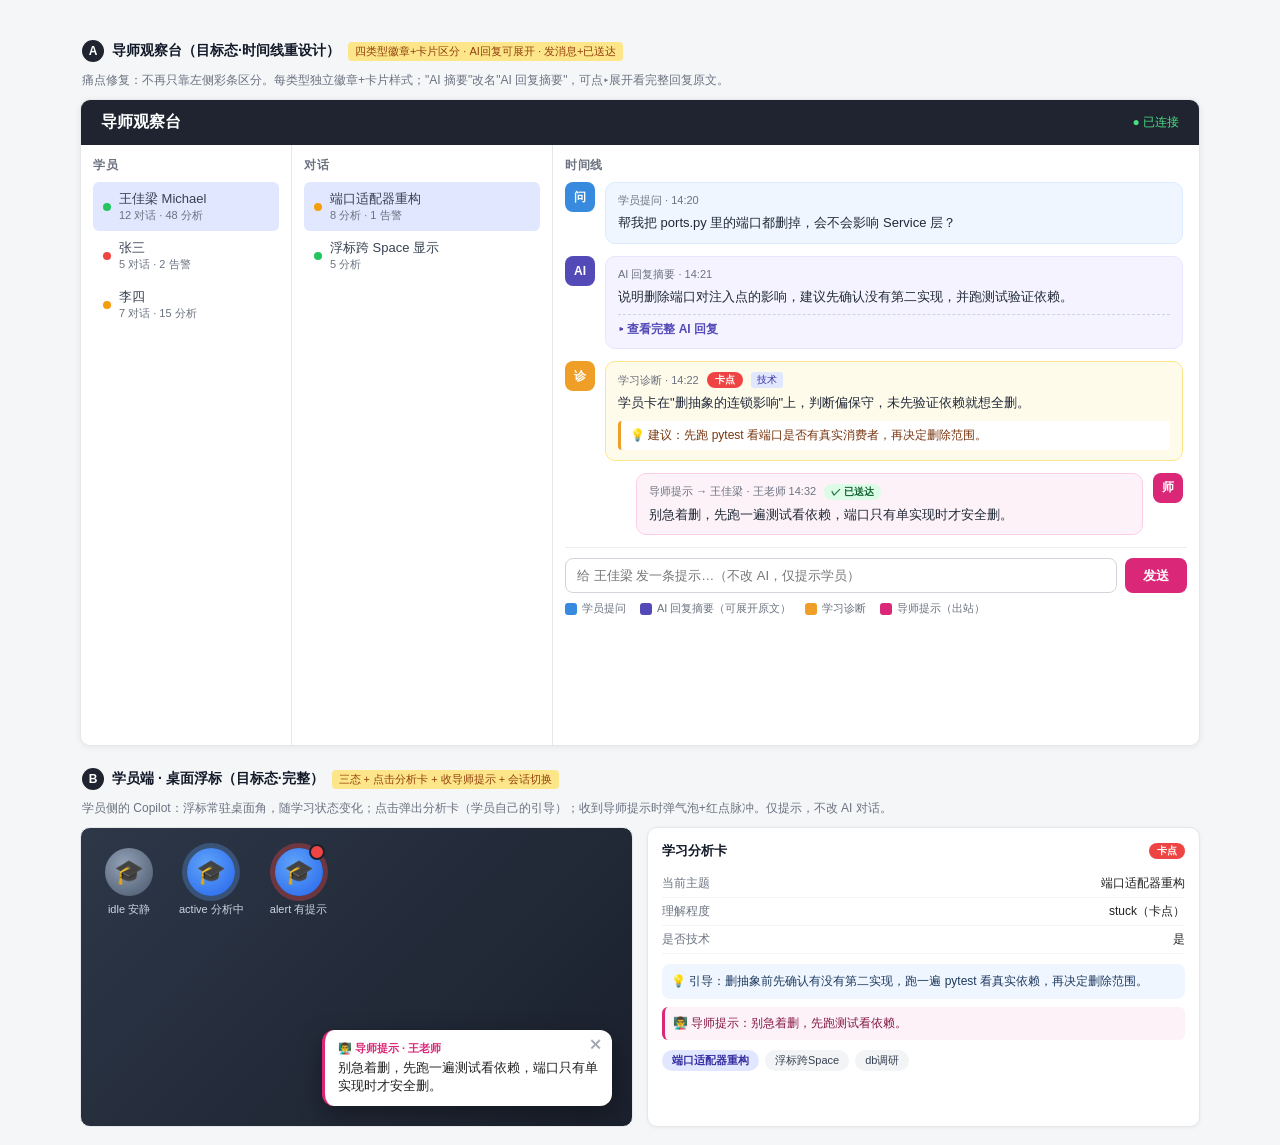
<file: docs/design/frontend-mockup.html>
<!DOCTYPE html>
<html lang="zh-CN"><head><meta charset="UTF-8"/>
<meta name="viewport" content="width=device-width, initial-scale=1.0"/>
<title>目标态交互视觉设计稿 v2</title>
<style>
*{box-sizing:border-box;margin:0;padding:0}
body{font-family:-apple-system,BlinkMacSystemFont,"PingFang SC","Helvetica Neue",sans-serif;font-size:14px;color:#222;background:#f5f6f8;padding:18px}
.wrap{max-width:1120px;margin:0 auto}
.cap{font-size:14px;color:#111827;margin:22px 2px 10px;font-weight:700;display:flex;align-items:center;gap:8px}
.cap .n{background:#1f2430;color:#fff;width:22px;height:22px;border-radius:50%;display:inline-flex;align-items:center;justify-content:center;font-size:12px}
.tag{font-size:11px;background:#fde68a;color:#92400e;border-radius:4px;padding:2px 7px;font-weight:500}
.hint{font-size:12px;color:#6b7280;margin:2px 2px 10px}
.app{border:1px solid #e5e7eb;border-radius:10px;overflow:hidden;box-shadow:0 1px 6px rgba(0,0,0,.07);background:#fff}
.topbar{display:flex;align-items:center;justify-content:space-between;padding:12px 20px;background:#1f2430;color:#fff}
.topbar h1{font-size:16px;font-weight:600}
.ws{font-size:12px;color:#4ade80}
.layout{display:grid;grid-template-columns:210px 260px 1fr;gap:1px;height:600px;background:#e5e7eb}
.panel{background:#fff;overflow-y:auto;padding:12px}
.panel h2{font-size:12px;font-weight:600;color:#6b7280;margin-bottom:8px;text-transform:uppercase;letter-spacing:.5px}
.item{display:flex;align-items:center;gap:8px;padding:8px 10px;border-radius:6px;cursor:pointer;color:#374151}
.item:hover{background:#f3f4f6}.item.sel{background:#e0e7ff}
.dot{width:8px;height:8px;border-radius:50%;flex-shrink:0}
.red{background:#ef4444}.yellow{background:#f59e0b}.green{background:#22c55e}
.nm{font-weight:500;font-size:13px}.mt{font-size:11px;color:#6b7280}
/* ── 时间线：四类型明显区分 ── */
.tl{display:flex;flex-direction:column;gap:12px;padding-right:4px}
.row{display:flex;gap:10px;align-items:flex-start}
.badge{width:30px;height:30px;border-radius:8px;flex-shrink:0;display:flex;align-items:center;justify-content:center;font-size:12px;font-weight:700;color:#fff}
.b-q{background:#378ADD}.b-ai{background:#534AB7}.b-an{background:#EF9F27}.b-me{background:#DB2777}
.card{flex:1;border-radius:10px;padding:10px 12px;border:1px solid #eef0f3}
.card .top{font-size:11px;color:#6b7280;margin-bottom:5px;display:flex;gap:8px;align-items:center}
.card .txt{font-size:13px;color:#1f2937;line-height:1.5;white-space:pre-wrap}
/* 学员提问：统一蓝色气泡 */
.c-q{background:#eff6ff;border-color:#dbeafe}
/* AI 回复摘要：紫，带展开 */
.c-ai{background:#f5f3ff;border-color:#e9e5ff}
details.full{margin-top:8px;border-top:1px dashed #cbd5e1;padding-top:6px}
details.full summary{font-size:12px;color:#534AB7;cursor:pointer;font-weight:600;list-style:none}
details.full summary::-webkit-details-marker{display:none}
details.full summary:before{content:"▸ ";}
details.full[open] summary:before{content:"▾ ";}
.log{margin-top:6px;background:#fbfaff;border:1px solid #e9e5ff;border-radius:6px;padding:8px;font-size:12px;color:#374151;max-height:150px;overflow:auto}
.log .u{color:#1e40af;font-weight:600}.log .a{color:#5b21b6;font-weight:600}
/* 学习诊断：洞察卡 */
.c-an{background:#fffbeb;border-color:#fde68a}
.und{font-size:10px;font-weight:700;border-radius:10px;padding:1px 8px;color:#fff}
.u-stuck{background:#ef4444}.u-low{background:#f59e0b}.u-mid{background:#3b82f6}.u-high{background:#22c55e}
.sug{margin-top:8px;background:#fff;border-left:3px solid #EF9F27;border-radius:4px;padding:6px 9px;font-size:12px;color:#78350f}
.techtag{font-size:10px;background:#e0e7ff;color:#3730a3;border-radius:3px;padding:1px 6px}
/* 导师提示：出站，右对齐粉 */
.row.out{flex-direction:row-reverse}
.c-me{background:#fdf2f8;border-color:#fbcfe8;max-width:82%}
.pill{font-size:10px;border-radius:8px;padding:1px 7px;background:#dcfce7;color:#166534;font-weight:600}
/* compose */
.compose{margin-top:12px;border-top:1px solid #eee;padding-top:10px;display:flex;gap:8px}
.compose input{flex:1;border:1px solid #d1d5db;border-radius:8px;padding:9px 11px;font-size:13px}
.compose button{background:#DB2777;color:#fff;border:0;border-radius:8px;padding:0 18px;font-weight:600;cursor:pointer}
.legend{font-size:11px;color:#6b7280;margin-top:8px;display:flex;flex-wrap:wrap;gap:4px 14px}
.legend span{display:inline-flex;align-items:center;gap:5px}
.sw{width:12px;height:12px;border-radius:3px;display:inline-block}
/* ── 学员端 ── */
.stu{display:grid;grid-template-columns:1fr 1fr;gap:14px}
.desk{position:relative;height:300px;background:linear-gradient(135deg,#2d3748,#1a202c);border-radius:10px;overflow:hidden;border:1px solid #e5e7eb}
.states{display:flex;gap:26px;position:absolute;top:20px;left:24px}
.st{text-align:center;color:#cbd5e1;font-size:11px}
.ic{width:48px;height:48px;border-radius:50%;background:radial-gradient(circle at 40% 35%,#60a5fa,#2563eb);display:flex;align-items:center;justify-content:center;font-size:24px;margin:0 auto 6px}
.ic.idle{background:radial-gradient(circle at 40% 35%,#94a3b8,#475569);box-shadow:none}
.ic.active{box-shadow:0 0 0 5px rgba(96,165,250,.28)}
.ic.alert{box-shadow:0 0 0 5px rgba(239,68,68,.35)}
.ic.alert:after{content:"";position:absolute;width:12px;height:12px;background:#ef4444;border-radius:50%;transform:translate(18px,-20px);border:2px solid #1a202c}
.bubble{position:absolute;right:20px;bottom:20px;max-width:290px;background:#fff;border-radius:12px;padding:11px 13px;box-shadow:0 8px 24px rgba(0,0,0,.35);border-left:3px solid #DB2777}
.bubble .who{font-size:11px;color:#DB2777;font-weight:700;margin-bottom:3px}
.bubble .x{position:absolute;top:7px;right:9px;color:#9ca3af;cursor:pointer}
.scard{background:#fff;border:1px solid #e5e7eb;border-radius:10px;padding:14px;box-shadow:0 1px 4px rgba(0,0,0,.05)}
.scard h3{font-size:13px;color:#111827;margin-bottom:10px;display:flex;justify-content:space-between;align-items:center}
.krow{display:flex;justify-content:space-between;font-size:12px;padding:5px 0;border-bottom:1px solid #f3f4f6}
.krow .k{color:#6b7280}
.guide{margin-top:10px;background:#eff6ff;border-radius:8px;padding:9px;font-size:12px;color:#1e3a5f}
.mnote{margin-top:8px;background:#fdf2f8;border-left:3px solid #DB2777;border-radius:6px;padding:8px;font-size:12px;color:#831843}
.sessbar{display:flex;gap:6px;margin-top:10px;flex-wrap:wrap}
.chip{font-size:11px;background:#f3f4f6;border-radius:12px;padding:3px 10px;color:#374151}
.chip.on{background:#e0e7ff;color:#3730a3;font-weight:600}
</style></head>
<body><div class="wrap">

<div class="cap"><span class="n">A</span>导师观察台（目标态·时间线重设计）<span class="tag">四类型徽章+卡片区分 · AI回复可展开 · 发消息+已送达</span></div>
<div class="hint">痛点修复：不再只靠左侧彩条区分。每类型独立徽章+卡片样式；"AI 摘要"改名"AI 回复摘要"，可点▸展开看完整回复原文。</div>
<div class="app">
  <div class="topbar"><h1>导师观察台</h1><span class="ws">● 已连接</span></div>
  <div class="layout">
    <div class="panel"><h2>学员</h2>
      <div class="item sel"><span class="dot green"></span><div><div class="nm">王佳梁 Michael</div><div class="mt">12 对话 · 48 分析</div></div></div>
      <div class="item"><span class="dot red"></span><div><div class="nm">张三</div><div class="mt">5 对话 · 2 告警</div></div></div>
      <div class="item"><span class="dot yellow"></span><div><div class="nm">李四</div><div class="mt">7 对话 · 15 分析</div></div></div>
    </div>
    <div class="panel"><h2>对话</h2>
      <div class="item sel"><span class="dot yellow"></span><div><div class="nm">端口适配器重构</div><div class="mt">8 分析 · 1 告警</div></div></div>
      <div class="item"><span class="dot green"></span><div><div class="nm">浮标跨 Space 显示</div><div class="mt">5 分析</div></div></div>
    </div>
    <div class="panel"><h2>时间线</h2>
      <div class="tl">
        <div class="row"><div class="badge b-q">问</div><div class="card c-q"><div class="top">学员提问 · 14:20</div><div class="txt">帮我把 ports.py 里的端口都删掉，会不会影响 Service 层？</div></div></div>
        <div class="row"><div class="badge b-ai">AI</div><div class="card c-ai"><div class="top">AI 回复摘要 · 14:21</div><div class="txt">说明删除端口对注入点的影响，建议先确认没有第二实现，并跑测试验证依赖。</div>
          <details class="full"><summary>查看完整 AI 回复</summary><div class="log"><span class="u">学员：</span>帮我把 ports.py 的端口都删掉…<br/><span class="a">AI：</span>删除前需确认三点：①这些端口有没有第二个实现（目前只有 WorkBuddy）…②Service 层是否直接依赖抽象…③建议先运行 `pytest tests/` 观察哪些用例依赖端口。逐条来看：ports.py 定义了 4 个 ABC……（完整原文来自 raw_transcripts，导师可读全部轮次）</div></details>
        </div></div>
        <div class="row"><div class="badge b-an">诊</div><div class="card c-an"><div class="top">学习诊断 · 14:22 <span class="und u-stuck">卡点</span> <span class="techtag">技术</span></div><div class="txt">学员卡在"删抽象的连锁影响"上，判断偏保守，未先验证依赖就想全删。</div><div class="sug">💡 建议：先跑 pytest 看端口是否有真实消费者，再决定删除范围。</div></div></div>
        <div class="row out"><div class="badge b-me">师</div><div class="card c-me"><div class="top">导师提示 → 王佳梁 · 王老师 14:32 <span class="pill">✓ 已送达</span></div><div class="txt">别急着删，先跑一遍测试看依赖，端口只有单实现时才安全删。</div></div></div>
      </div>
      <div class="compose"><input placeholder="给 王佳梁 发一条提示…（不改 AI，仅提示学员）"/><button>发送</button></div>
      <div class="legend">
        <span><span class="sw" style="background:#378ADD"></span>学员提问</span>
        <span><span class="sw" style="background:#534AB7"></span>AI 回复摘要（可展开原文）</span>
        <span><span class="sw" style="background:#EF9F27"></span>学习诊断</span>
        <span><span class="sw" style="background:#DB2777"></span>导师提示（出站）</span>
      </div>
    </div>
  </div>
</div>

<div class="cap"><span class="n">B</span>学员端 · 桌面浮标（目标态·完整）<span class="tag">三态 + 点击分析卡 + 收导师提示 + 会话切换</span></div>
<div class="hint">学员侧的 Copilot：浮标常驻桌面角，随学习状态变化；点击弹出分析卡（学员自己的引导）；收到导师提示时弹气泡+红点脉冲。仅提示，不改 AI 对话。</div>
<div class="stu">
  <div class="desk">
    <div class="states">
      <div class="st"><div class="ic idle">🎓</div>idle 安静</div>
      <div class="st"><div class="ic active">🎓</div>active 分析中</div>
      <div class="st"><div class="ic alert" style="position:relative">🎓</div>alert 有提示</div>
    </div>
    <div class="bubble"><span class="x">✕</span><div class="who">👨‍🏫 导师提示 · 王老师</div><div class="txt" style="font-size:13px">别急着删，先跑一遍测试看依赖，端口只有单实现时才安全删。</div></div>
  </div>
  <div class="scard">
    <h3>学习分析卡 <span class="und u-stuck">卡点</span></h3>
    <div class="krow"><span class="k">当前主题</span><span>端口适配器重构</span></div>
    <div class="krow"><span class="k">理解程度</span><span>stuck（卡点）</span></div>
    <div class="krow"><span class="k">是否技术</span><span>是</span></div>
    <div class="guide">💡 引导：删抽象前先确认有没有第二实现，跑一遍 pytest 看真实依赖，再决定删除范围。</div>
    <div class="mnote">👨‍🏫 导师提示：别急着删，先跑测试看依赖。</div>
    <div class="sessbar"><span class="chip on">端口适配器重构</span><span class="chip">浮标跨Space</span><span class="chip">db调研</span></div>
  </div>
</div>

</div></body></html>
</file>
